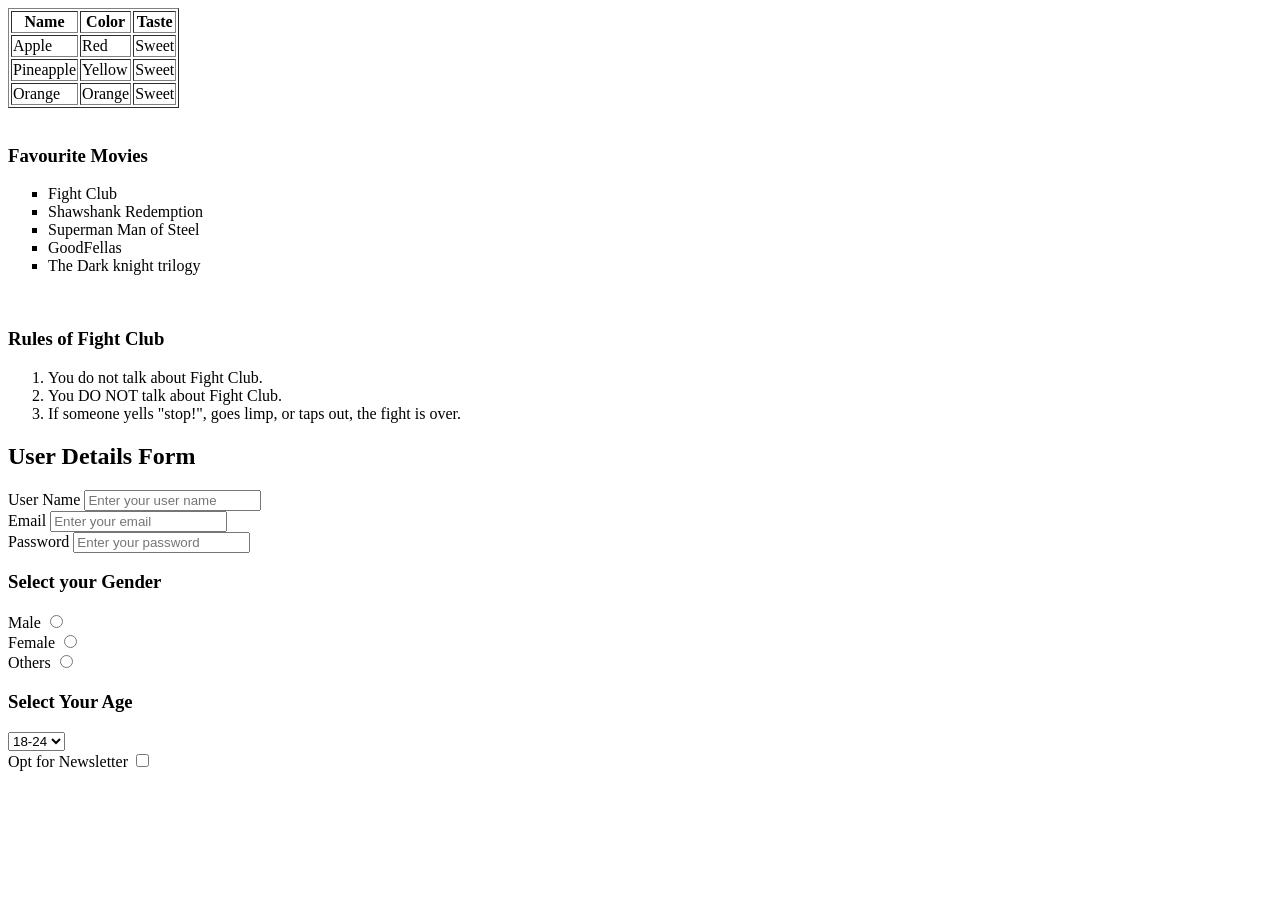
<file: 02_formsAndTables/index.html>
<!DOCTYPE html>
<html lang="en">
<head>
    <meta charset="UTF-8">
    <meta name="viewport" content="width=device-width, initial-scale=1.0">
    <title>Forms And Tables</title>
</head>
<body>
    <section>
        <div>
            <Table border>
                <tr>
                    <th>Name</th>
                    <th>Color</th>
                    <th>Taste</th>
                </tr>
                <tr>
                    <td>Apple</td>
                    <td>Red</td>
                    <td>Sweet</td>
                </tr>
                <tr>
                    <td>Pineapple</td>
                    <td>Yellow</td>
                    <td>Sweet</td>
                </tr>
                <tr>
                    <td>Orange</td>
                    <td>Orange</td>
                    <td>Sweet</td>
                </tr>
            </Table>
        </div>
        <br>
        <div>
            <h3>Favourite Movies</h3>
            <ul type="square">
                <li>Fight Club</li>
                <li>Shawshank Redemption</li>
                <li>Superman Man of Steel</li>
                <li>GoodFellas</li>
                <li>The Dark knight trilogy</li>
            </ul>
        </div>
        <br>
        <div>
            <h3>Rules of Fight Club</h3>
            <ol type="1">
                <li>You do not talk about Fight Club.</li>
                <li>You DO NOT talk about Fight Club.</li>
                <li>If someone yells "stop!", goes limp, or taps out, the fight is over.</li>
            </ol>
        </div>
    </section>
    <section>
        <h2>User Details Form</h2>
        <div>
            <form action="">
                <label for="">User Name</label>
                <input type="text" placeholder="Enter your user name" required minlength="3" maxlength="50">
                <br>
                <label for="">Email</label>
                <input type="email" placeholder="Enter your email" required>
                <br>
                <label for="">Password</label>
                <input type="password" placeholder="Enter your password" required minlength="8">
                <br>
                <h3>Select your Gender</h3>
                <label for="">Male</label>
                <input type="radio" name="Gender">
                <br>
                <label for="">Female</label>
                <input type="radio" name="Gender">
                <br>
                <label for="">Others</label>
                <input type="radio" name="Gender">
                <br>
                <h3>Select Your Age</h3>
                <select name="Age" id="">
                    <option value="18-24" name="Age">18-24</option>
                    <option value="25-34" name="Age">25-34</option>
                    <option value="35-44" name="Age">35-44</option>
                </select>
                <br>
                <label for="">Opt for Newsletter</label>
                <input type="checkbox" name="Newsletter">
            </form>
        </div>
    </section>
</body>
</html>
</file>
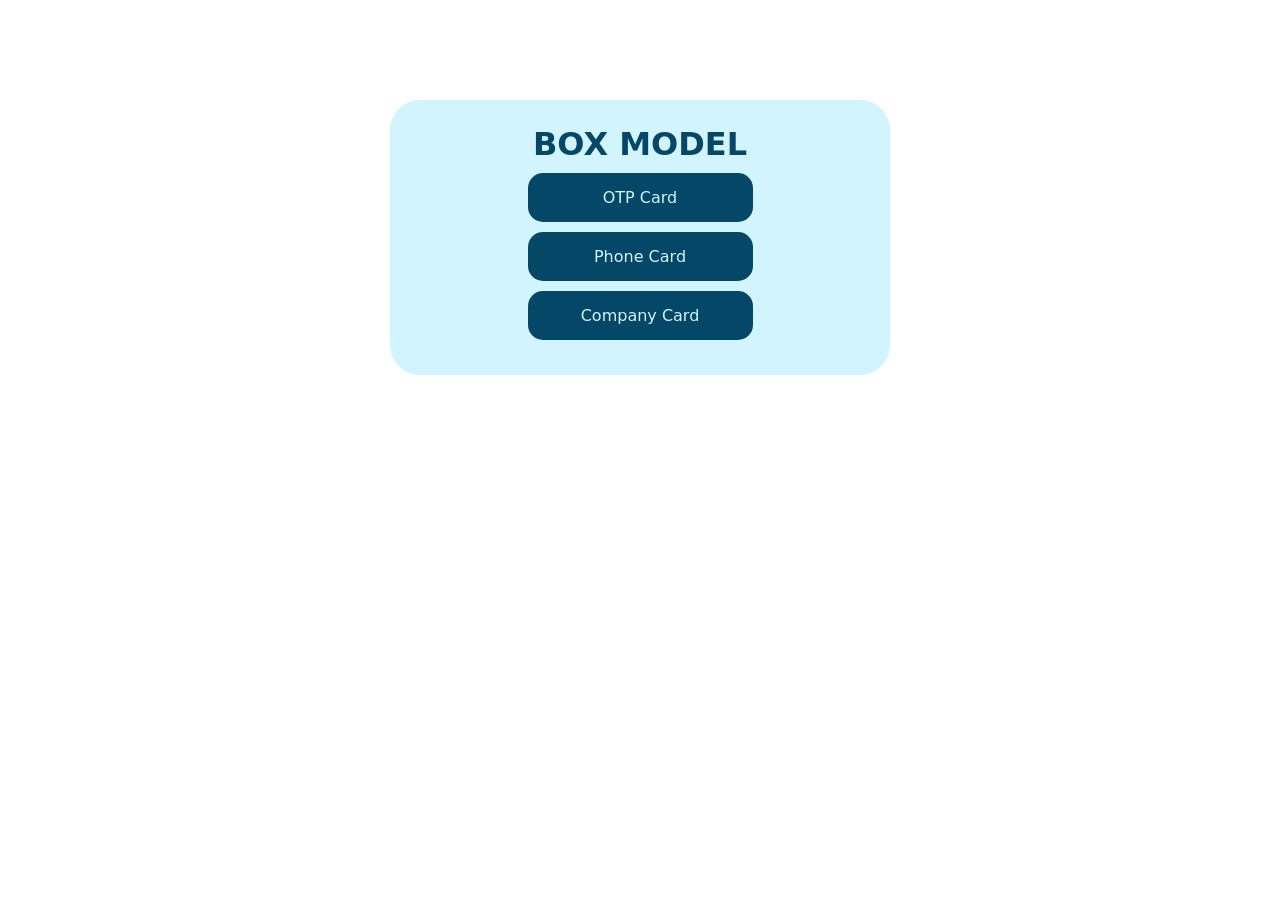
<file: 04_BoxModel/index.html>
<!DOCTYPE html>
<html lang="en">

<head>
    <meta charset="UTF-8">
    <meta name="viewport" content="width=device-width, initial-scale=1.0">
    <title>BOX Model</title>
    <link rel="stylesheet" href="index.css">
</head>

<body>
    <div class="container">
        <h1>BOX MODEL</h1>
        <ul type="none">
            <li class="link-btn"> 
                <a style="text-decoration: none; color: #D1F4FE;" href="otp_card.html">OTP Card</a>
            </li>
            <li class="link-btn">
                <a style="text-decoration: none; color: #D1F4FE;" href="num_card.html">Phone Card</a>
            </li>
            <li class="link-btn"> 
                <a style="text-decoration: none; color: #D1F4FE;" href="company_card.html">Company Card</a>
            </li>
        </ul>
    </div>
</body>

</html>
</file>
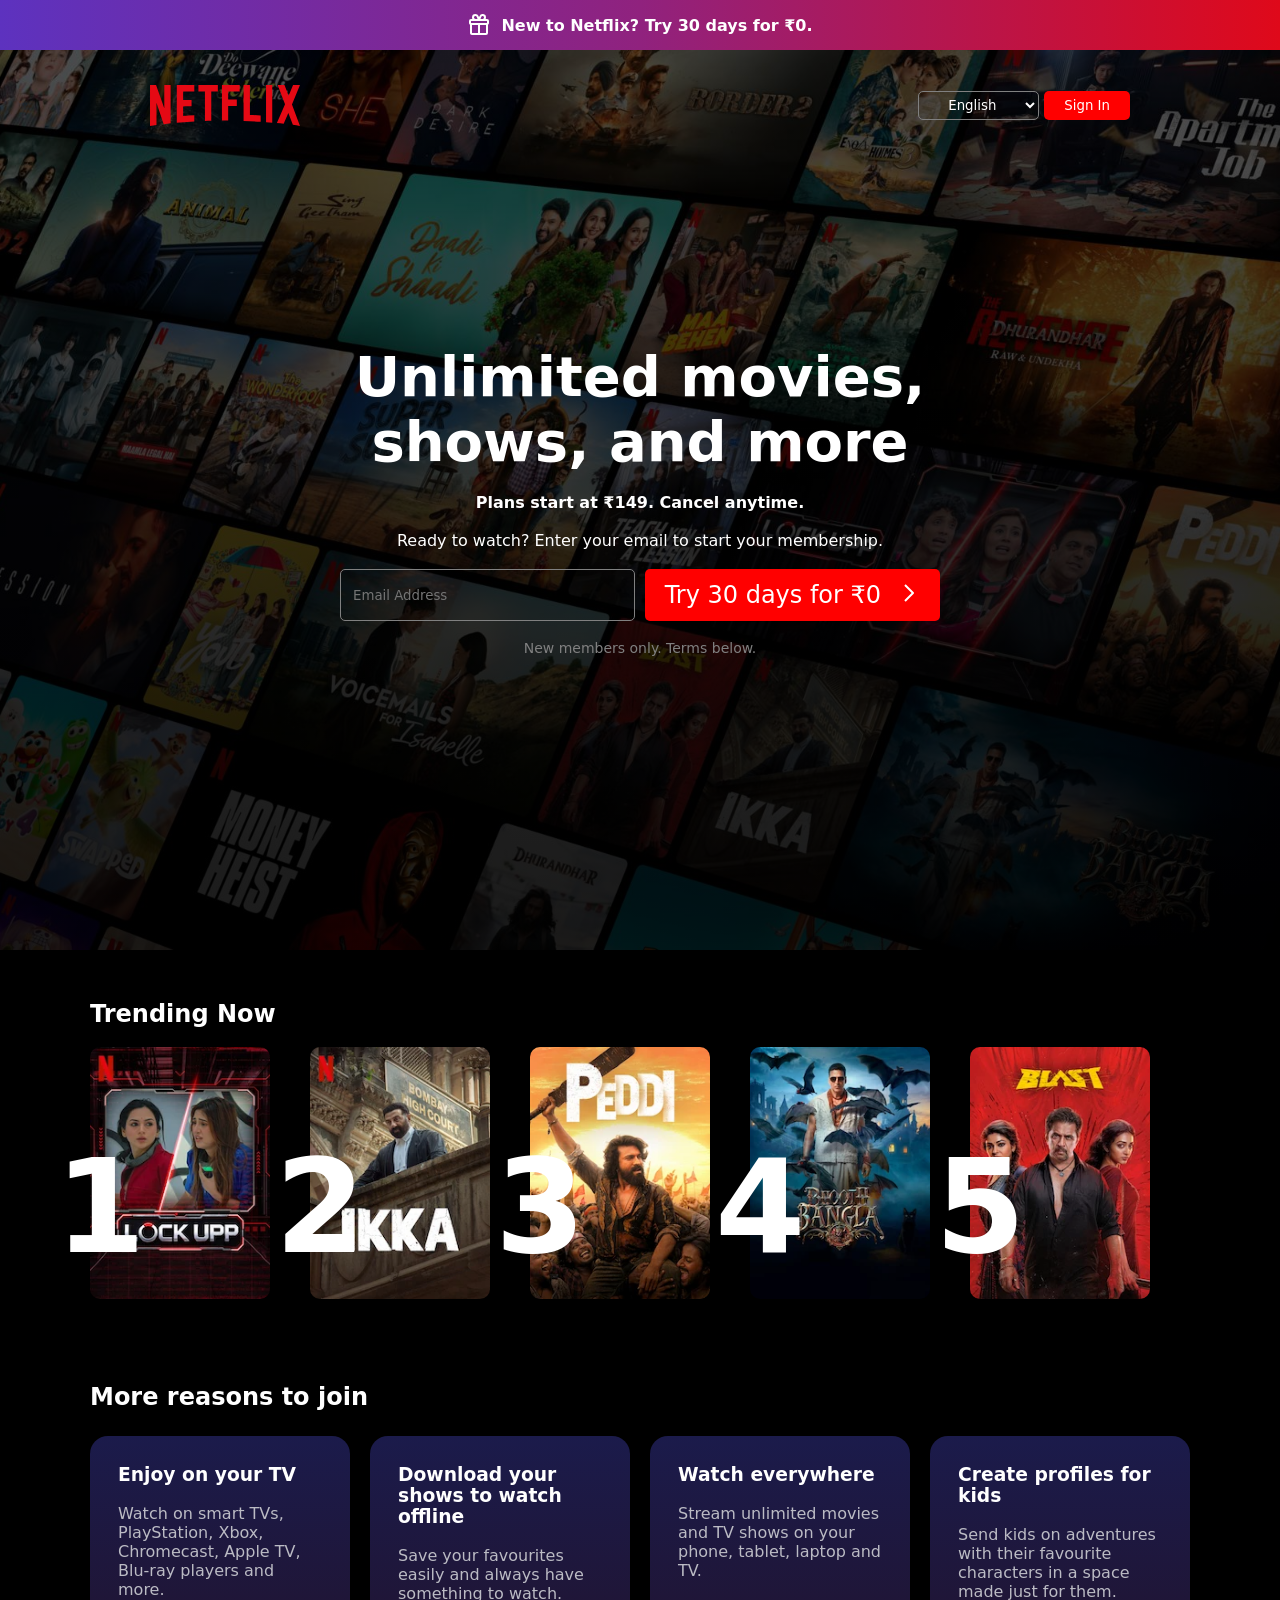
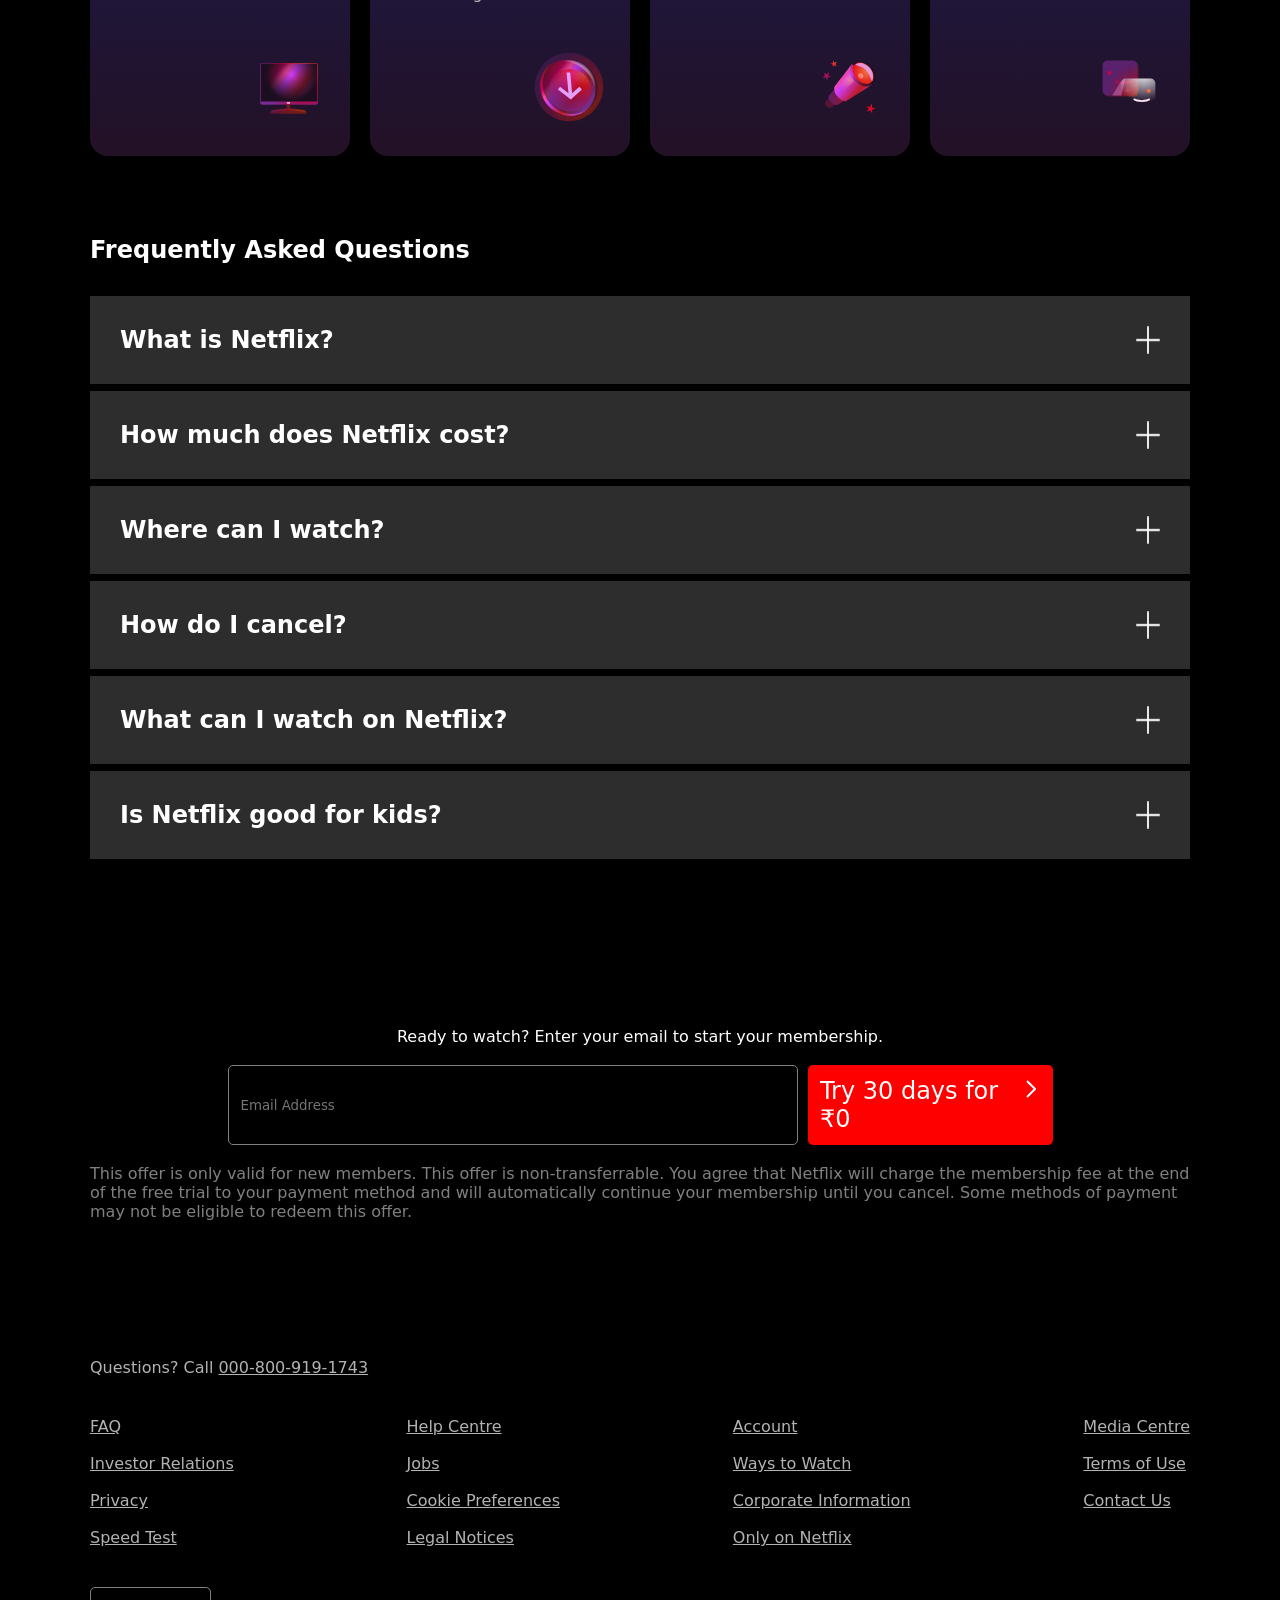
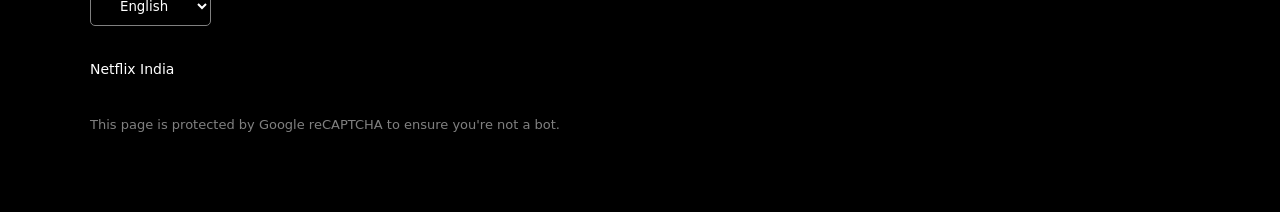
<file: 07_NetflixClone/index.html>
<!DOCTYPE html>
<html lang="en">

<head>
    <meta charset="UTF-8">
    <meta name="viewport" content="width=device-width, initial-scale=1.0">
    <title>Netflix</title>
    <link rel="stylesheet" href="index.css">
</head>

<body class="page-background-color">
    <div class="free-trail">
        <svg xmlns="http://www.w3.org/2000/svg" width="24" height="24" fill="none" aria-hidden="true"
            data-icon="GiftMedium" data-icon-id=":R9kp6:">
            <path fill="currentColor" fill-rule="evenodd"
                d="M8.39 1A3.4 3.4 0 0 0 5 4.39v.11q0 .82.34 1.5H4a2 2 0 0 0-2 2v2a2 2 0 0 0 1 1.73V20c0 1.1.9 2 2 2h14a2 2 0 0 0 2-2v-8.27A2 2 0 0 0 22 10V8a2 2 0 0 0-2-2h-1.34q.33-.68.34-1.5v-.11a3.39 3.39 0 0 0-6.53-1.26L12 4.3l-.47-1.18A3.4 3.4 0 0 0 8.39 1M12 8h8v2H4V8zm5-3.5c0 .83-.67 1.5-1.5 1.5h-2.02l.85-2.13A1.39 1.39 0 0 1 17 4.4zM10.52 6l-.85-2.13A1.39 1.39 0 0 0 7 4.4v.11C7 5.33 7.67 6 8.5 6zM5 20v-8h6v8zm8 0h6v-8h-6z"
                clip-rule="evenodd" />
        </svg>
        <p>New to Netflix? Try 30 days for ₹0.</p>
    </div>
    <div class="hero-section">
        <nav class="navbar">
            <img class="logo" src="logo.svg" alt="">
            <div>
                <!-- <button >English</button> -->
                <select name="Language" id="" class="lang">
                    <option value="English" name="Language">English</option>
                    <option value="Hindi" name="Language">Hindi</option>
                </select>
                <button class="sign-in-btn">Sign In</button>
            </div>
        </nav>
        <div class="hero-contnet-section">
            <h1 style="font-size: 56px;">Unlimited movies, shows, and more</h1>
            <br>
            <p style="font-weight: bold;">Plans start at ₹149. Cancel anytime.</p>
            <br>
            <p>Ready to watch? Enter your email to start your membership.</p>
            <br>
            <div class="trail-btn">
                <input class="email-input" type="text" placeholder="Email Address">
                <div class="btn">
                    <p>Try 30 days for ₹0</p>
                    <svg xmlns="http://www.w3.org/2000/svg" width="24" height="24" fill="none" aria-hidden="true"
                        data-icon="ChevronRightMedium" data-icon-id=":r4:">
                        <path fill="currentColor" fill-rule="evenodd"
                            d="m15.586 12-7.293 7.293 1.414 1.414 8-8a1 1 0 0 0 0-1.414l-8-8-1.414 1.414z"
                            clip-rule="evenodd" />
                    </svg>
                </div>
            </div>
            <br>
            <p style="font-size: 14px; color: grey;">New members only. Terms below.</p>
        </div>
        <img class="hero-bg" src="hero_bg.jpg" alt="">


    </div>
    <div class="trending-now-section">
        <h2 style="color: white;">Trending Now</h2>
        <br>
        <div class="trending-list">
            <div class="movie-card">
                <p class="num">1</p>
                <img class="poster" src="trending_now/LockUpp.webp" alt="Movie">
            </div>

            <div class="movie-card">
                <p class="num">2</p>
                <img class="poster" src="trending_now/ikka.webp" alt="Movie">
            </div>

            <div class="movie-card">
                <p class="num">3</p>
                <img class="poster" src="trending_now/Peddi.webp" alt="Movie">
            </div>
            <div class="movie-card">
                <p class="num">4</p>
                <img class="poster" src="trending_now/bhoothBangala.webp" alt="Movie">
            </div>

            <div class="movie-card">
                <p class="num">5</p>
                <img class="poster" src="trending_now/blast.webp" alt="Movie">
            </div>
        </div>
    </div>

    <div class="reasons-section">
        <h2 style="color: white; margin-bottom: 25px;">More reasons to join</h2>

        <div class="reasons-container">

            <div class="reason-card">
                <h3 class="reason-card-text">Enjoy on your TV</h3>
                <br>
                <p class="reason-card-text-paragraph">
                    Watch on smart TVs, PlayStation, Xbox, Chromecast,
                    Apple TV, Blu-ray players and more.
                </p>
                <div class="icon">
                    <svg xmlns="http://www.w3.org/2000/svg" width="72" height="72" fill="none">
                        <path fill="url(#a)" fill-rule="evenodd"
                            d="M37.2 53.4a1.2 1.2 0 0 0-1.2-1.2h-1.2a1.2 1.2 0 0 0-1.2 1.2v2.864c0 .649-.517 1.18-1.165 1.21q-3.203.15-6.38.627l-6.611.992a2.4 2.4 0 0 0-2.044 2.373v.633a.6.6 0 0 0 .6.6h34.8a.6.6 0 0 0 .6-.6v-.633a2.4 2.4 0 0 0-2.044-2.373l-6.61-.992a63 63 0 0 0-6.38-.627 1.22 1.22 0 0 1-1.166-1.21z"
                            clip-rule="evenodd" />
                        <path fill="url(#b)"
                            d="M18.6 60.739c0-.508.359-.943.86-1.028 2.56-.433 10.299-1.66 15.94-1.66 5.642 0 13.38 1.227 15.94 1.66.501.085.86.52.86 1.028a.262.262 0 0 1-.303.261c-1.775-.293-10.927-1.76-16.497-1.76S20.678 60.708 18.903 61a.262.262 0 0 1-.303-.261" />
                        <path fill="url(#c)"
                            d="M63 12H9a1.8 1.8 0 0 0-1.8 1.8v37.8A1.8 1.8 0 0 0 9 53.4h54a1.8 1.8 0 0 0 1.8-1.8V13.8A1.8 1.8 0 0 0 63 12" />
                        <path fill="url(#d)"
                            d="M63 12H9a1.8 1.8 0 0 0-1.8 1.8v37.8A1.8 1.8 0 0 0 9 53.4h54a1.8 1.8 0 0 0 1.8-1.8V13.8A1.8 1.8 0 0 0 63 12" />
                        <path fill="url(#e)" fill-rule="evenodd"
                            d="M9 12.6h54a1.2 1.2 0 0 1 1.2 1.2v36.6H7.8V13.8A1.2 1.2 0 0 1 9 12.6M7.2 50.4V13.8A1.8 1.8 0 0 1 9 12h54a1.8 1.8 0 0 1 1.8 1.8v37.8a1.8 1.8 0 0 1-1.8 1.8H9a1.8 1.8 0 0 1-1.8-1.8z"
                            clip-rule="evenodd" />
                        <path fill="url(#f)"
                            d="M35.4 52.8c.994 0 1.8-.403 1.8-.9s-.806-.9-1.8-.9-1.8.403-1.8.9.806.9 1.8.9" />
                        <defs>
                            <radialGradient id="a" cx="0" cy="0" r="1"
                                gradientTransform="rotate(118.526 10.484 39.65)scale(55.1579 46.2871)"
                                gradientUnits="userSpaceOnUse">
                                <stop stop-color="#802600" />
                                <stop offset=".333" stop-color="#6F181D" />
                                <stop offset=".667" stop-color="#5B1333" />
                                <stop offset="1" stop-color="#391945" />
                            </radialGradient>
                            <radialGradient id="b" cx="0" cy="0" r="1"
                                gradientTransform="rotate(158.116 18.871 31.457)scale(32.7275 42.219)"
                                gradientUnits="userSpaceOnUse">
                                <stop stop-color="#99421D" />
                                <stop offset=".333" stop-color="#99161D" />
                                <stop offset=".667" stop-color="#7D1845" />
                                <stop offset="1" stop-color="#59216E" />
                            </radialGradient>
                            <radialGradient id="d" cx="0" cy="0" r="1"
                                gradientTransform="matrix(0 25.9571 -25.8545 0 38.618 23.829)"
                                gradientUnits="userSpaceOnUse">
                                <stop stop-color="#1C0E20" stop-opacity="0" />
                                <stop offset="1" stop-color="#1C0E20" />
                            </radialGradient>
                            <radialGradient id="e" cx="0" cy="0" r="1"
                                gradientTransform="matrix(-38.39981 27.60018 -26.16063 -36.39699 54 20.194)"
                                gradientUnits="userSpaceOnUse">
                                <stop stop-color="#EF7744" />
                                <stop offset=".333" stop-color="#E50914" />
                                <stop offset=".667" stop-color="#A70D53" />
                                <stop offset="1" stop-color="#792A95" />
                            </radialGradient>
                            <radialGradient id="f" cx="0" cy="0" r="1"
                                gradientTransform="rotate(135 7.626 33.243)scale(4.58735)"
                                gradientUnits="userSpaceOnUse">
                                <stop stop-color="#FFDCCC" />
                                <stop offset=".333" stop-color="#FFBDC0" />
                                <stop offset=".667" stop-color="#F89DC6" />
                                <stop offset="1" stop-color="#E4A1FA" />
                            </radialGradient>
                            <linearGradient id="c" x1="10.473" x2="56.175" y1="14.957" y2="51.481"
                                gradientUnits="userSpaceOnUse">
                                <stop stop-color="#99161D" />
                                <stop offset=".245" stop-color="#CA005B" />
                                <stop offset=".347" stop-color="#FF479A" />
                                <stop offset=".469" stop-color="#CC3CFF" />
                                <stop offset=".736" stop-color="#BC1A22" />
                                <stop offset="1" stop-color="#C94FF5" />
                            </linearGradient>
                        </defs>
                    </svg>

                </div>
            </div>

            <div class="reason-card">
                <h3 class="reason-card-text">Download your shows to watch offline</h3>
                <br>
                <p class="reason-card-text-paragraph">
                    Save your favourites easily and always have something
                    to watch.
                </p>

                <div class="icon">
                    <svg xmlns="http://www.w3.org/2000/svg" width="72" height="72" fill="none">
                        <path fill="url(#a)"
                            d="M36 70.2c18.888 0 34.2-15.311 34.2-34.2C70.2 17.114 54.888 1.8 36 1.8S1.8 17.114 1.8 36C1.8 54.89 17.112 70.2 36 70.2" />
                        <path fill="url(#b)"
                            d="M64.766 36.195c.755 15.397-10.975 27.387-26.2 26.782C23.344 62.372 10.39 49.4 9.635 34.003S20.61 6.616 35.834 7.221c15.223.605 28.176 13.577 28.932 28.974"
                            opacity=".4" />
                        <path fill="url(#c)"
                            d="M62.366 37.996c.755 15.396-10.975 27.387-26.2 26.782C20.944 64.173 7.99 51.2 7.235 35.804S18.21 8.417 33.434 9.022c15.223.605 28.176 13.577 28.932 28.974" />
                        <path fill="url(#d)"
                            d="M64.766 36.195c.755 15.397-10.975 27.387-26.2 26.782C23.344 62.372 10.39 49.4 9.635 34.003S20.61 6.616 35.834 7.221c15.223.605 28.176 13.577 28.932 28.974"
                            opacity=".5" />
                        <path fill="url(#e)"
                            d="M36.9 60.6c11.764 0 21.3-9.536 21.3-21.3S48.664 18 36.9 18s-21.3 9.536-21.3 21.3 9.536 21.3 21.3 21.3"
                            opacity=".6" />
                        <path fill="url(#f)" fill-rule="evenodd"
                            d="m39.085 42.273 7.254-6.513 2.556 2.754-9.983 8.963-1.065.956-1.24-.956-11.617-8.963 2.053-2.754 8.442 6.513L33.6 21.602h3.6z"
                            clip-rule="evenodd" />
                        <path fill="url(#g)" fill-rule="evenodd"
                            d="M61.657 34.962c.126.427.734.361.712-.084C61.696 21.137 50.151 9.56 36.582 9.02a23.6 23.6 0 0 0-6.105.54c-.402.09-.32.648.093.665 14.44.573 27.055 11.072 31.087 24.737"
                            clip-rule="evenodd" opacity=".4" />
                        <defs>
                            <radialGradient id="a" cx="0" cy="0" r="1"
                                gradientTransform="rotate(-90 36.092 .092)scale(34.3829)"
                                gradientUnits="userSpaceOnUse">
                                <stop offset=".782" stop-color="#982DBE" />
                                <stop offset=".907" stop-color="#B038DC" stop-opacity=".2" />
                                <stop offset="1" stop-color="#E4A1FA" stop-opacity="0" />
                            </radialGradient>
                            <radialGradient id="b" cx="0" cy="0" r="1"
                                gradientTransform="rotate(135 22.334 21.025)scale(49.9836)"
                                gradientUnits="userSpaceOnUse">
                                <stop stop-color="#FFDCCC" />
                                <stop offset=".333" stop-color="#FFBDC0" />
                                <stop offset=".667" stop-color="#F89DC6" />
                                <stop offset="1" stop-color="#E4A1FA" />
                            </radialGradient>
                            <radialGradient id="c" cx="0" cy="0" r="1"
                                gradientTransform="rotate(135 22.321 20.782)scale(53.1037)"
                                gradientUnits="userSpaceOnUse">
                                <stop stop-color="#FFA984" />
                                <stop offset=".333" stop-color="#FF787F" />
                                <stop offset=".667" stop-color="#F45FA2" />
                                <stop offset="1" stop-color="#C44AF1" />
                            </radialGradient>
                            <radialGradient id="d" cx="0" cy="0" r="1"
                                gradientTransform="rotate(135 22.334 21.025)scale(49.9836)"
                                gradientUnits="userSpaceOnUse">
                                <stop stop-color="#FFDCCC" />
                                <stop offset=".333" stop-color="#FFBDC0" />
                                <stop offset=".667" stop-color="#F89DC6" />
                                <stop offset="1" stop-color="#E4A1FA" />
                            </radialGradient>
                            <radialGradient id="e" cx="0" cy="0" r="1"
                                gradientTransform="translate(36.9 39.3)scale(21.3)" gradientUnits="userSpaceOnUse">
                                <stop stop-color="#fff" />
                                <stop offset="1" stop-color="#fff" stop-opacity="0" />
                            </radialGradient>
                            <radialGradient id="f" cx="0" cy="0" r="1"
                                gradientTransform="rotate(39.523 -29.077 59.473)scale(15.5567)"
                                gradientUnits="userSpaceOnUse">
                                <stop stop-color="#EF7744" />
                                <stop offset=".241" stop-color="#E50914" />
                                <stop offset="1" stop-color="#792A95" />
                            </radialGradient>
                            <radialGradient id="g" cx="0" cy="0" r="1" gradientTransform="matrix(-30 0 0 -30 50.7 21.3)"
                                gradientUnits="userSpaceOnUse">
                                <stop stop-color="#fff" />
                                <stop offset="1" stop-color="#fff" stop-opacity="0" />
                            </radialGradient>
                        </defs>
                    </svg>
                </div>
            </div>

            <div class="reason-card">
                <h3 class="reason-card-text">Watch everywhere</h3>
                <br>
                <p class="reason-card-text-paragraph">
                    Stream unlimited movies and TV shows on your phone,
                    tablet, laptop and TV.
                </p>

                <div class="icon">
                    <svg xmlns="http://www.w3.org/2000/svg" width="72" height="72" fill="none">
                        <path fill="url(#a)"
                            d="m24.05 36.602 9.55 9.788-15.797 10.473s-1.914.835-4.178-1.6-1.501-4.025-1.501-4.025z" />
                        <path fill="url(#b)"
                            d="M25.034 34.2 36 46.15l-10.938 7.653s-3.233 1.294-6.963-2.787-2.18-6.507-2.18-6.507z" />
                        <path fill="url(#c)"
                            d="m39 13.02 20.1 20.659-26.568 16.735s-3.786-.159-8.134-4.924-2.988-9.68-2.988-9.68z" />
                        <path fill="url(#d)"
                            d="M57.67 15.352c5.434 5.929 6.316 13.936 1.969 17.885s-12.276 2.344-17.71-3.586-6.315-13.936-1.968-17.885 12.276-2.343 17.71 3.586" />
                        <path fill="url(#e)"
                            d="M58.379 31.255c-3.567 3.248-10.165 1.827-14.737-3.175s-5.387-11.69-1.82-14.938 10.164-1.827 14.736 3.175 5.387 11.69 1.82 14.938" />
                        <path fill="url(#f)"
                            d="M59.678 28.823c.898-4.645-.024-8.23-3.518-12.203-3.494-3.974-8.81-5.754-12.38-3.86-4.409 2.338 4.593.836 9.678 6.821 4.368 5.143 5.394 13.52 6.22 9.242"
                            opacity=".85" />
                        <path fill="url(#g)"
                            d="M50.398 25.245c.057 1.479-1.105 2.523-2.595 2.332s-2.744-1.545-2.801-3.024 1.105-2.522 2.595-2.331 2.744 1.544 2.8 3.023"
                            opacity=".4" />
                        <path fill="url(#h)"
                            d="M36.922 21.004 26.426 34.363c-.096 2.097 1.864 5.19 3.607 6.471L41.234 29.91c-1.634-1.71-4.275-5.808-4.312-8.906"
                            opacity=".6" />
                        <path fill="url(#i)" fill-rule="evenodd"
                            d="m20.058 9.602 1.421 2.117L24 11.065l-1.642 1.962 1.42 2.117-2.436-.904-1.642 1.962.137-2.521-2.437-.905 2.52-.653zm38.718 43.2.186 3.666 3.438.95-3.323 1.317.187 3.667-2.24-2.854-3.323 1.316 1.939-3.08-2.24-2.853 3.438.95zM15.206 24.21l.67-3.208-2.397 2.194-2.794-1.64 1.313 2.997L9.6 26.748l3.209-.343 1.312 2.997.67-3.209L18 25.85z"
                            clip-rule="evenodd" />
                        <defs>
                            <radialGradient id="a" cx="0" cy="0" r="1"
                                gradientTransform="rotate(135 11.571 23.949)scale(34.9134)"
                                gradientUnits="userSpaceOnUse">
                                <stop stop-color="#99421D" />
                                <stop offset=".333" stop-color="#99161D" />
                                <stop offset=".667" stop-color="#7D1845" />
                                <stop offset="1" stop-color="#59216E" />
                            </radialGradient>
                            <radialGradient id="b" cx="0" cy="0" r="1"
                                gradientTransform="matrix(-31.49998 31.49998 -31.48598 -31.48598 42.594 27.3)"
                                gradientUnits="userSpaceOnUse">
                                <stop stop-color="#EF7744" />
                                <stop offset=".333" stop-color="#E50914" />
                                <stop offset=".667" stop-color="#A70D53" />
                                <stop offset="1" stop-color="#792A95" />
                            </radialGradient>
                            <radialGradient id="c" cx="0" cy="0" r="1"
                                gradientTransform="rotate(135 15.122 23.314)scale(31.8127)"
                                gradientUnits="userSpaceOnUse">
                                <stop stop-color="#FB540D" />
                                <stop offset=".333" stop-color="#E50914" />
                                <stop offset=".667" stop-color="#A70D53" />
                                <stop offset="1" stop-color="#792A95" />
                            </radialGradient>
                            <radialGradient id="d" cx="0" cy="0" r="1"
                                gradientTransform="rotate(134.326 25.74 19.498)scale(24.0433 24.0367)"
                                gradientUnits="userSpaceOnUse">
                                <stop stop-color="#FFDCCC" />
                                <stop offset=".333" stop-color="#FFBDC0" />
                                <stop offset=".667" stop-color="#F89DC6" />
                                <stop offset="1" stop-color="#E4A1FA" />
                            </radialGradient>
                            <radialGradient id="e" cx="0" cy="0" r="1"
                                gradientTransform="rotate(141.875 22.39 19.643)scale(9.87138 12.8159)"
                                gradientUnits="userSpaceOnUse">
                                <stop offset=".307" stop-color="#F89DC6" />
                                <stop offset=".645" stop-color="#E75094" />
                                <stop offset="1" stop-color="#59216E" />
                            </radialGradient>
                            <radialGradient id="f" cx="0" cy="0" r="1"
                                gradientTransform="rotate(135 24.67 19.357)scale(13.1522)"
                                gradientUnits="userSpaceOnUse">
                                <stop stop-color="#fff" />
                                <stop offset="1" stop-color="#fff" stop-opacity="0" />
                            </radialGradient>
                            <radialGradient id="g" cx="0" cy="0" r="1"
                                gradientTransform="rotate(131.079 19.395 22.681)scale(5.08644 6.006)"
                                gradientUnits="userSpaceOnUse">
                                <stop stop-color="#fff" />
                                <stop offset="1" stop-color="#fff" stop-opacity="0" />
                            </radialGradient>
                            <radialGradient id="h" cx="0" cy="0" r="1"
                                gradientTransform="rotate(137.622 12.79 21.715)scale(13.5764)"
                                gradientUnits="userSpaceOnUse">
                                <stop stop-color="#FFA984" />
                                <stop offset="1" stop-color="#F7636B" stop-opacity="0" />
                            </radialGradient>
                            <linearGradient id="i" x1="44.65" x2="24.25" y1="27.902" y2="48.302"
                                gradientUnits="userSpaceOnUse">
                                <stop stop-color="#EF7744" />
                                <stop offset=".333" stop-color="#E50914" />
                                <stop offset=".667" stop-color="#A70D53" />
                                <stop offset="1" stop-color="#792A95" />
                            </linearGradient>
                        </defs>
                    </svg>
                </div>
            </div>

            <div class="reason-card">
                <h3 class="reason-card-text">Create profiles for kids</h3>
                <br>
                <p class="reason-card-text-paragraph">
                    Send kids on adventures with their favourite characters
                    in a space made just for them.
                </p>
                <div class="icon">
                    <svg xmlns="http://www.w3.org/2000/svg" width="72" height="72" fill="none">
                        <path fill="url(#a)"
                            d="M10.8 15.6a4.8 4.8 0 0 1 4.8-4.8h25.2a4.8 4.8 0 0 1 4.8 4.8v25.2a4.8 4.8 0 0 1-4.8 4.8H15.6a4.8 4.8 0 0 1-4.8-4.8z" />
                        <path fill="url(#b)"
                            d="M9.6 14.402a4.8 4.8 0 0 1 4.8-4.8h25.2a4.8 4.8 0 0 1 4.8 4.8v25.2a4.8 4.8 0 0 1-4.8 4.8H14.4a4.8 4.8 0 0 1-4.8-4.8z" />
                        <path fill="url(#c)" d="M18.6 21.9a2.1 2.1 0 1 1-4.2 0 2.1 2.1 0 0 1 4.2 0" />
                        <path fill="url(#d)" d="M39.6 21.9a2.1 2.1 0 1 1-4.2 0 2.1 2.1 0 0 1 4.2 0" />
                        <path fill="url(#e)"
                            d="M23.671 29.45A.9.9 0 1 0 22.754 31c1.071.635 4.015 1.775 7.883 1.775s6.813-1.14 7.884-1.775a.9.9 0 1 0-.917-1.549c-.785.465-3.41 1.524-6.966 1.524s-6.182-1.059-6.967-1.524" />
                        <path fill="url(#f)" d="M19.2 44.402h9l4.2-16.8a8.72 8.72 0 0 0-5.108 3.803z" opacity=".35" />
                        <path fill="url(#g)"
                            d="M27.6 32.402a4.8 4.8 0 0 1 4.8-4.8h25.2a4.8 4.8 0 0 1 4.8 4.8v25.2a4.8 4.8 0 0 1-4.8 4.8H32.4a4.8 4.8 0 0 1-4.8-4.8z" />
                        <path fill="url(#h)" d="M36.6 39.9a2.1 2.1 0 1 1-4.2 0 2.1 2.1 0 0 1 4.2 0" />
                        <path fill="url(#i)" d="M57.6 39.9a2.1 2.1 0 1 1-4.2 0 2.1 2.1 0 0 1 4.2 0" />
                        <path fill="url(#j)"
                            d="M41.821 47.603a.9.9 0 1 0-.917 1.548c1.071.635 4.015 1.776 7.883 1.776s6.813-1.141 7.884-1.776a.9.9 0 1 0-.917-1.549c-.785.465-3.41 1.525-6.966 1.525s-6.182-1.06-6.967-1.525" />
                        <defs>
                            <radialGradient id="a" cx="0" cy="0" r="1"
                                gradientTransform="rotate(135 15.874 16.937)scale(32.8097)"
                                gradientUnits="userSpaceOnUse">
                                <stop stop-color="#99421D" />
                                <stop offset=".333" stop-color="#99161D" />
                                <stop offset=".667" stop-color="#7D1845" />
                                <stop offset="1" stop-color="#59216E" />
                            </radialGradient>
                            <radialGradient id="b" cx="0" cy="0" r="1"
                                gradientTransform="rotate(133.87 29.347 17.636)scale(75.3216)"
                                gradientUnits="userSpaceOnUse">
                                <stop stop-color="#FFDCCC" />
                                <stop offset=".333" stop-color="#FFBDC0" />
                                <stop offset=".667" stop-color="#F89DC6" />
                                <stop offset="1" stop-color="#E4A1FA" />
                            </radialGradient>
                            <radialGradient id="c" cx="0" cy="0" r="1"
                                gradientTransform="matrix(-47.69995 49.5001 -40.2918 -38.82653 60.3 11.1)"
                                gradientUnits="userSpaceOnUse">
                                <stop stop-color="#99421D" />
                                <stop offset=".333" stop-color="#99161D" />
                                <stop offset=".667" stop-color="#7D1845" />
                                <stop offset="1" stop-color="#59216E" />
                            </radialGradient>
                            <radialGradient id="d" cx="0" cy="0" r="1"
                                gradientTransform="matrix(-47.69995 49.5001 -40.2918 -38.82653 60.3 11.1)"
                                gradientUnits="userSpaceOnUse">
                                <stop stop-color="#99421D" />
                                <stop offset=".333" stop-color="#99161D" />
                                <stop offset=".667" stop-color="#7D1845" />
                                <stop offset="1" stop-color="#59216E" />
                            </radialGradient>
                            <radialGradient id="e" cx="0" cy="0" r="1"
                                gradientTransform="rotate(133.939 27.79 18.367)scale(68.7426 55.9548)"
                                gradientUnits="userSpaceOnUse">
                                <stop stop-color="#99421D" />
                                <stop offset=".333" stop-color="#99161D" />
                                <stop offset=".667" stop-color="#7D1845" />
                                <stop offset="1" stop-color="#59216E" />
                            </radialGradient>
                            <radialGradient id="f" cx="0" cy="0" r="1"
                                gradientTransform="rotate(135 14.021 22.152)scale(23.3345)"
                                gradientUnits="userSpaceOnUse">
                                <stop stop-color="#FFA984" />
                                <stop offset=".333" stop-color="#FF787F" />
                                <stop offset=".667" stop-color="#F45FA2" />
                                <stop offset="1" stop-color="#C44AF1" />
                            </radialGradient>
                            <radialGradient id="g" cx="0" cy="0" r="1"
                                gradientTransform="rotate(135 24.749 27.65)scale(43.2749)"
                                gradientUnits="userSpaceOnUse">
                                <stop stop-color="#EF7744" />
                                <stop offset=".333" stop-color="#E50914" />
                                <stop offset=".667" stop-color="#A70D53" />
                                <stop offset="1" stop-color="#792A95" />
                            </radialGradient>
                            <radialGradient id="h" cx="0" cy="0" r="1"
                                gradientTransform="rotate(137.146 28.872 17.736)scale(73.6614 60.3576)"
                                gradientUnits="userSpaceOnUse">
                                <stop stop-color="#FFDCCC" />
                                <stop offset=".333" stop-color="#FDF6F6" />
                                <stop offset=".667" stop-color="#FADCE9" />
                                <stop offset="1" stop-color="#E4A1FA" />
                            </radialGradient>
                            <radialGradient id="i" cx="0" cy="0" r="1"
                                gradientTransform="rotate(137.146 28.872 17.736)scale(73.6614 60.3576)"
                                gradientUnits="userSpaceOnUse">
                                <stop stop-color="#FFDCCC" />
                                <stop offset=".333" stop-color="#FDF6F6" />
                                <stop offset=".667" stop-color="#FADCE9" />
                                <stop offset="1" stop-color="#E4A1FA" />
                            </radialGradient>
                            <radialGradient id="j" cx="0" cy="0" r="1"
                                gradientTransform="rotate(137.146 28.872 17.736)scale(73.6614 60.3576)"
                                gradientUnits="userSpaceOnUse">
                                <stop stop-color="#FFDCCC" />
                                <stop offset=".333" stop-color="#FDF6F6" />
                                <stop offset=".667" stop-color="#FADCE9" />
                                <stop offset="1" stop-color="#E4A1FA" />
                            </radialGradient>
                        </defs>
                    </svg>
                </div>
            </div>

        </div>
    </div>

    <div class="faq-section">
        <h2 style="color: white; margin-bottom: 25px;">Frequently Asked Questions</h2>
        <div class="faq-list-style">
            <h2 class="reason-card-text">What is Netflix?</h2>
            <img src="assets/plus.png" alt="expand">
        </div>
        <div class="faq-list-style">
            <h2 class="reason-card-text">How much does Netflix cost?</h2>
            <img src="assets/plus.png" alt="expand">
        </div>
        <div class="faq-list-style">
            <h2 class="reason-card-text">Where can I watch?</h2>
            <img src="assets/plus.png" alt="expand">
        </div>
        <div class="faq-list-style">
            <h2 class="reason-card-text">How do I cancel?</h2>
            <img src="assets/plus.png" alt="expand">
        </div>
        <div class="faq-list-style">
            <h2 class="reason-card-text">What can I watch on Netflix?</h2>
            <img src="assets/plus.png" alt="expand">
        </div>
        <div class="faq-list-style">
            <h2 class="reason-card-text">Is Netflix good for kids?</h2>
            <img src="assets/plus.png" alt="expand">
        </div>
    </div>
    <br><br>

    <div class="trail-signup-section">
        <p style="color: white; text-align: center;">Ready to watch? Enter your email to start your membership.</p>
        <br>
        <div class="email-signup">
            <input class="email-input-trail-signup" type="text" placeholder="Email Address">
            <div class="btn-trail-signup">
                <p>Try 30 days for ₹0</p>
                <svg xmlns="http://www.w3.org/2000/svg" width="24" height="24" fill="none" aria-hidden="true"
                    data-icon="ChevronRightMedium" data-icon-id=":r4:">
                    <path fill="currentColor" fill-rule="evenodd"
                        d="m15.586 12-7.293 7.293 1.414 1.414 8-8a1 1 0 0 0 0-1.414l-8-8-1.414 1.414z"
                        clip-rule="evenodd" />
                </svg>
            </div>
        </div>
        <br>
        <p style="color: grey; text-align: center; text-align: left;">This offer is only valid for new members. This offer is non-transferrable. You agree that Netflix will charge the membership fee at the end of the free trial to your payment method and will automatically continue your membership until you cancel. Some methods of payment may not be eligible to redeem this offer.</p>
        <br><br><br>
        <div class="footer-section">

    <p class="footer-question">
        Questions? Call
        <a class="footer-link" href="tel:000-800-919-1743">000-800-919-1743</a>
    </p>

    <div class="footer-links">

        <div class="footer-column">
            <a class="footer-link" href="">FAQ</a>
            <a class="footer-link" href="">Investor Relations</a>
            <a class="footer-link" href="">Privacy</a>
            <a class="footer-link" href="">Speed Test</a>
        </div>

        <div class="footer-column">
            <a class="footer-link" href="">Help Centre</a>
            <a class="footer-link" href="">Jobs</a>
            <a class="footer-link" href="">Cookie Preferences</a>
            <a class="footer-link" href="">Legal Notices</a>
        </div>

        <div class="footer-column">
            <a class="footer-link" href="">Account</a>
            <a class="footer-link" href="">Ways to Watch</a>
            <a class="footer-link" href="">Corporate Information</a>
            <a class="footer-link" href="">Only on Netflix</a>
        </div>

        <div class="footer-column">
            <a class="footer-link" href="">Media Centre</a>
            <a class="footer-link" href="">Terms of Use</a>
            <a class="footer-link" href="">Contact Us</a>
        </div>

    </div>

    <select class="lang footer-lang">
        <option>English</option>
        <option>Hindi</option>
    </select>

    <p class="footer-country">Netflix India</p>

    <p class="footer-bottom">
        This page is protected by Google reCAPTCHA to ensure you're not a bot.
    </p>

</div>

    </div>

</body>

</html>
</file>
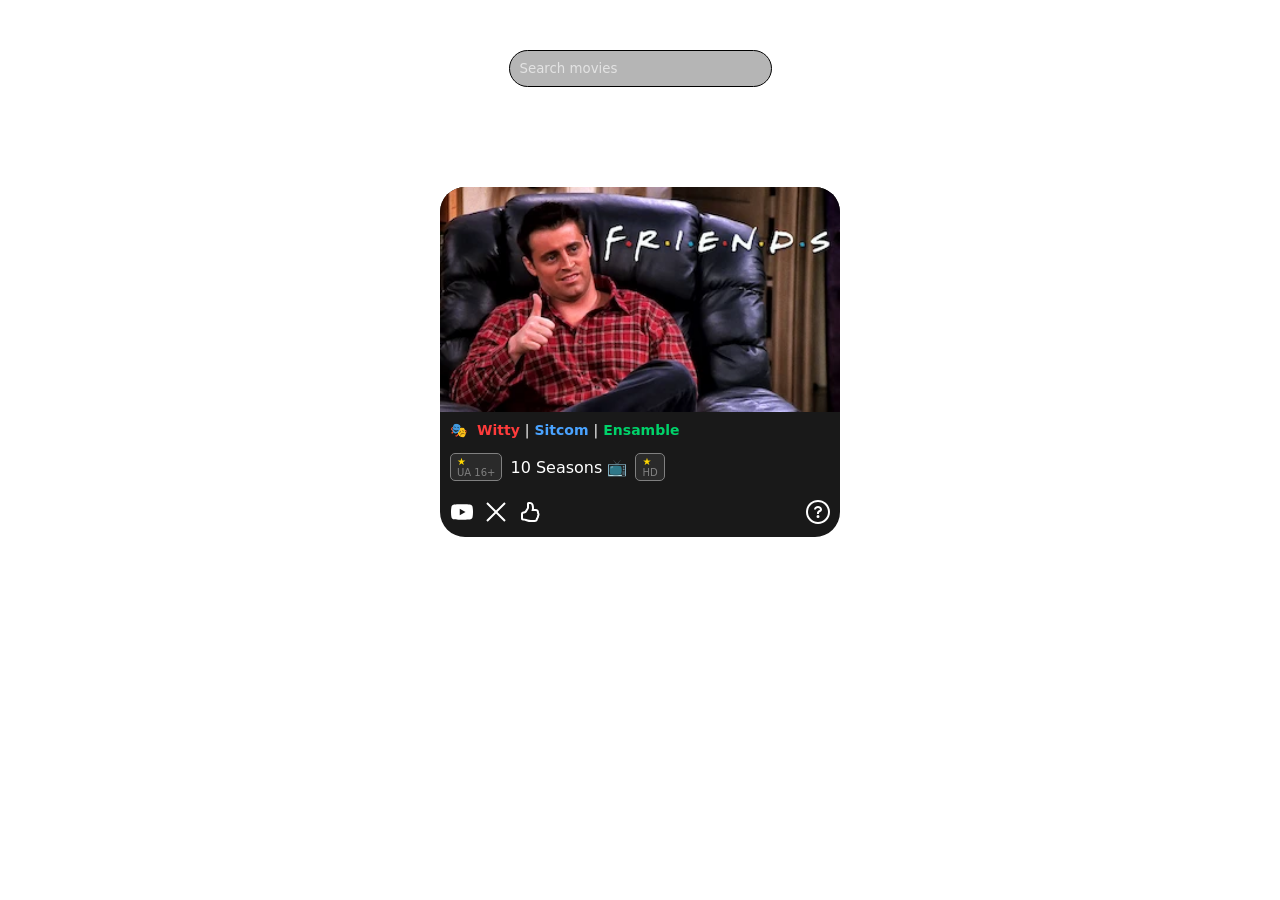
<file: 08_PseudoElementsAndClasses/index.html>
<!DOCTYPE html>
<html lang="en">

<head>
    <meta charset="UTF-8">
    <meta name="viewport" content="width=device-width, initial-scale=1.0">
    <title>PseudoElementsAndClasses</title>
    <link rel="stylesheet" href="index.css">
</head>

<body>
    <div class="search-bar-section">
        <input class="search-bar" type="text" placeholder="Search movies">
    </div>
    <div class="movie-card">
        <img class="movie-poster" src="moviePoster.webp" alt="">
        <div class="genre-row">
            <p>Witty</p>
            <p>|</p>
            <p>Sitcom</p>
            <p>|</p>
            <p>Ensamble</p>
        </div>

        <div class="info-row">
            <div class="badge">
                <p>UA 16+</p>
            </div>
            <p>10 Seasons</p>
            <div class="badge">
                <p>HD</p>
            </div>
        </div>
        <br>
        <div class="action-row">
            <div class="left-actions">
                <svg xmlns="http://www.w3.org/2000/svg" width="24" height="24" fill="none" aria-hidden="true"
                    class="svg-icon svg-icon-youtube-logo" data-icon="YoutubeMedium" data-icon-id=":rg2:">
                    <path fill="currentColor" fill-rule="evenodd"
                        d="M22.54 6.67c-.25-.95-1-1.7-1.94-1.96-1.72-.46-8.6-.46-8.6-.46s-6.88 0-8.6.46c-.95.26-1.69 1-1.94 1.96A29 29 0 0 0 1 12q-.02 2.69.46 5.33c.25.95 1 1.7 1.94 1.96 1.72.46 8.6.46 8.6.46s6.89 0 8.6-.46c.95-.26 1.69-1 1.94-1.96q.48-2.64.46-5.33.02-2.69-.46-5.33m-12.79 8.6V8.73L15.5 12z"
                        clip-rule="evenodd" />
                </svg>
                <svg xmlns="http://www.w3.org/2000/svg" width="24" height="24" fill="none" aria-hidden="true"
                    data-icon="XMedium" data-icon-id=":ri7:">
                    <path fill="currentColor" fill-rule="evenodd"
                        d="M10.586 12 2.293 3.707l1.414-1.414L12 10.586l8.293-8.293 1.414 1.414L13.414 12l8.293 8.293-1.414 1.414L12 13.414l-8.293 8.293-1.414-1.414z"
                        clip-rule="evenodd" />
                </svg>
                <svg xmlns="http://www.w3.org/2000/svg" width="24" height="24" fill="none" aria-hidden="true"
                    data-icon="ThumbsUpMedium" data-icon-id=":ri5:">
                    <path fill="currentColor" fill-rule="evenodd"
                        d="M10.696 8.773A2 2 0 0 0 11 7.713V4h.838c.877 0 1.59.553 1.77 1.311C13.822 6.228 14 7.227 14 8a7 7 0 0 1-.246 1.75L13.432 11H17.5a1.5 1.5 0 0 1 1.476 1.77l-.08.445.28.354c.203.256.324.578.324.931s-.12.675-.324.93l-.28.355.08.445q.024.13.024.27c0 .49-.234.925-.6 1.2l-.4.3v.5a1.5 1.5 0 0 1-1.5 1.5h-3.877a9 9 0 0 1-2.846-.462l-1.493-.497A10.5 10.5 0 0 0 5 18.5v-4.747l2.036-.581a3 3 0 0 0 1.72-1.295zM10.5 2A1.5 1.5 0 0 0 9 3.5v4.213l-1.94 3.105a1 1 0 0 1-.574.432l-2.035.581A2 2 0 0 0 3 13.754v4.793c0 1.078.874 1.953 1.953 1.953.917 0 1.828.148 2.698.438l1.493.498a11 11 0 0 0 3.479.564H16.5a3.5 3.5 0 0 0 3.467-3.017 3.5 3.5 0 0 0 1.028-2.671c.32-.529.505-1.15.505-1.812s-.185-1.283-.505-1.812Q21 12.595 21 12.5A3.5 3.5 0 0 0 17.5 9h-1.566c.041-.325.066-.66.066-1 0-1.011-.221-2.194-.446-3.148C15.14 3.097 13.543 2 11.838 2z"
                        clip-rule="evenodd" />
                </svg>
            </div>
            <svg xmlns="http://www.w3.org/2000/svg" width="24" height="24" fill="none" aria-hidden="true"
                data-icon="CircleQuestionMarkMedium" data-icon-id=":rga:">
                <path fill="currentColor" fill-rule="evenodd"
                    d="M2 12C2 6.477 6.477 2 12 2s10 4.477 10 10-4.477 10-10 10S2 17.523 2 12M12 0C5.373 0 0 5.373 0 12s5.373 12 12 12 12-5.373 12-12S18.627 0 12 0m0 8c-1.317 0-2 .743-2 1.5H8C8 7.257 10.003 6 12 6s4 1.257 4 3.5c0 1.349-1.08 2.268-2.178 2.68-.265.1-.49.25-.636.411-.14.156-.186.292-.186.409v1h-2v-1c0-1.435 1.168-2.335 2.119-2.692.729-.274.881-.66.881-.808 0-.757-.683-1.5-2-1.5m1.5 8.5a1.5 1.5 0 1 1-3 0 1.5 1.5 0 0 1 3 0"
                    clip-rule="evenodd" />
            </svg>
        </div>
    </div>
</body>
</html>
</file>
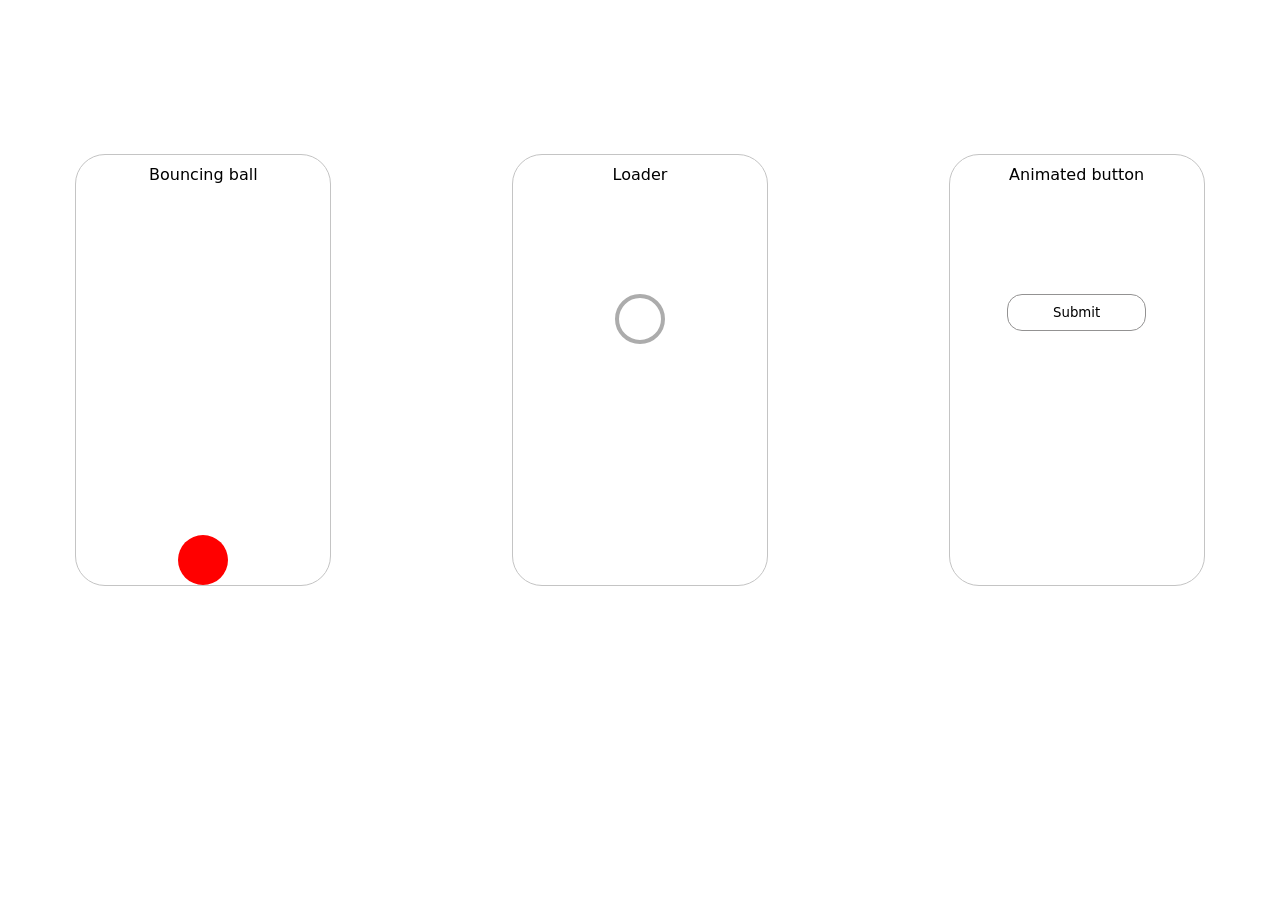
<file: 10_CSSAnimations/index.html>
<!DOCTYPE html>
<html lang="en">

<head>
    <meta charset="UTF-8">
    <meta name="viewport" content="width=device-width, initial-scale=1.0">
    <title>CSS Animations</title>
    <link rel="stylesheet" href="index.css">
</head>

<body>
    <div class="container">
        <div class="card bouncing-card">
            <p class="cardtitle">Bouncing ball</p>
            <div class="ball"></div>
        </div>
        <div class="card loader-card">
            <p class="cardtitle">Loader</p>
            <div class="spacer"></div>
            <div class="loader"></div>
        </div>
        <div class="card animated-btn-card">
            <p class="cardtitle">Animated button</p>
            <div class="spacer"></div>
            <button class="animated-button">Submit</button>
        </div>
    </div>
</body>
</html>
</file>
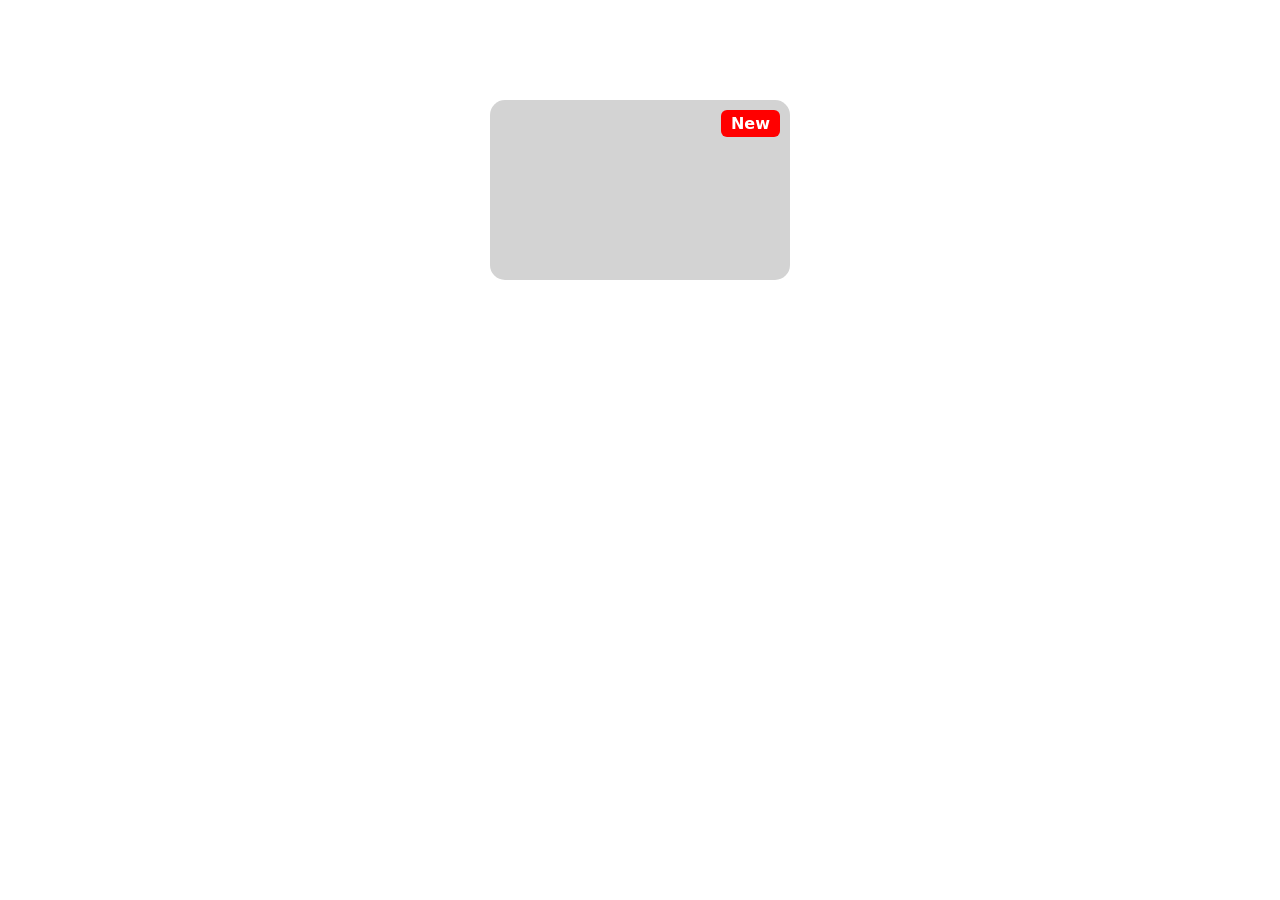
<file: 05_Positions/Absolute_and_Relative/index.html>
<!DOCTYPE html>
<html lang="en">
<head>
    <meta charset="UTF-8">
    <meta name="viewport" content="width=device-width, initial-scale=1.0">
    <title>Relative and Absolute</title>
    <link rel="stylesheet" href="index.css">
</head>
<body>
    <div class="product-card">
        <div class="badge">New</div>
    </div>
</body>
</html>
</file>
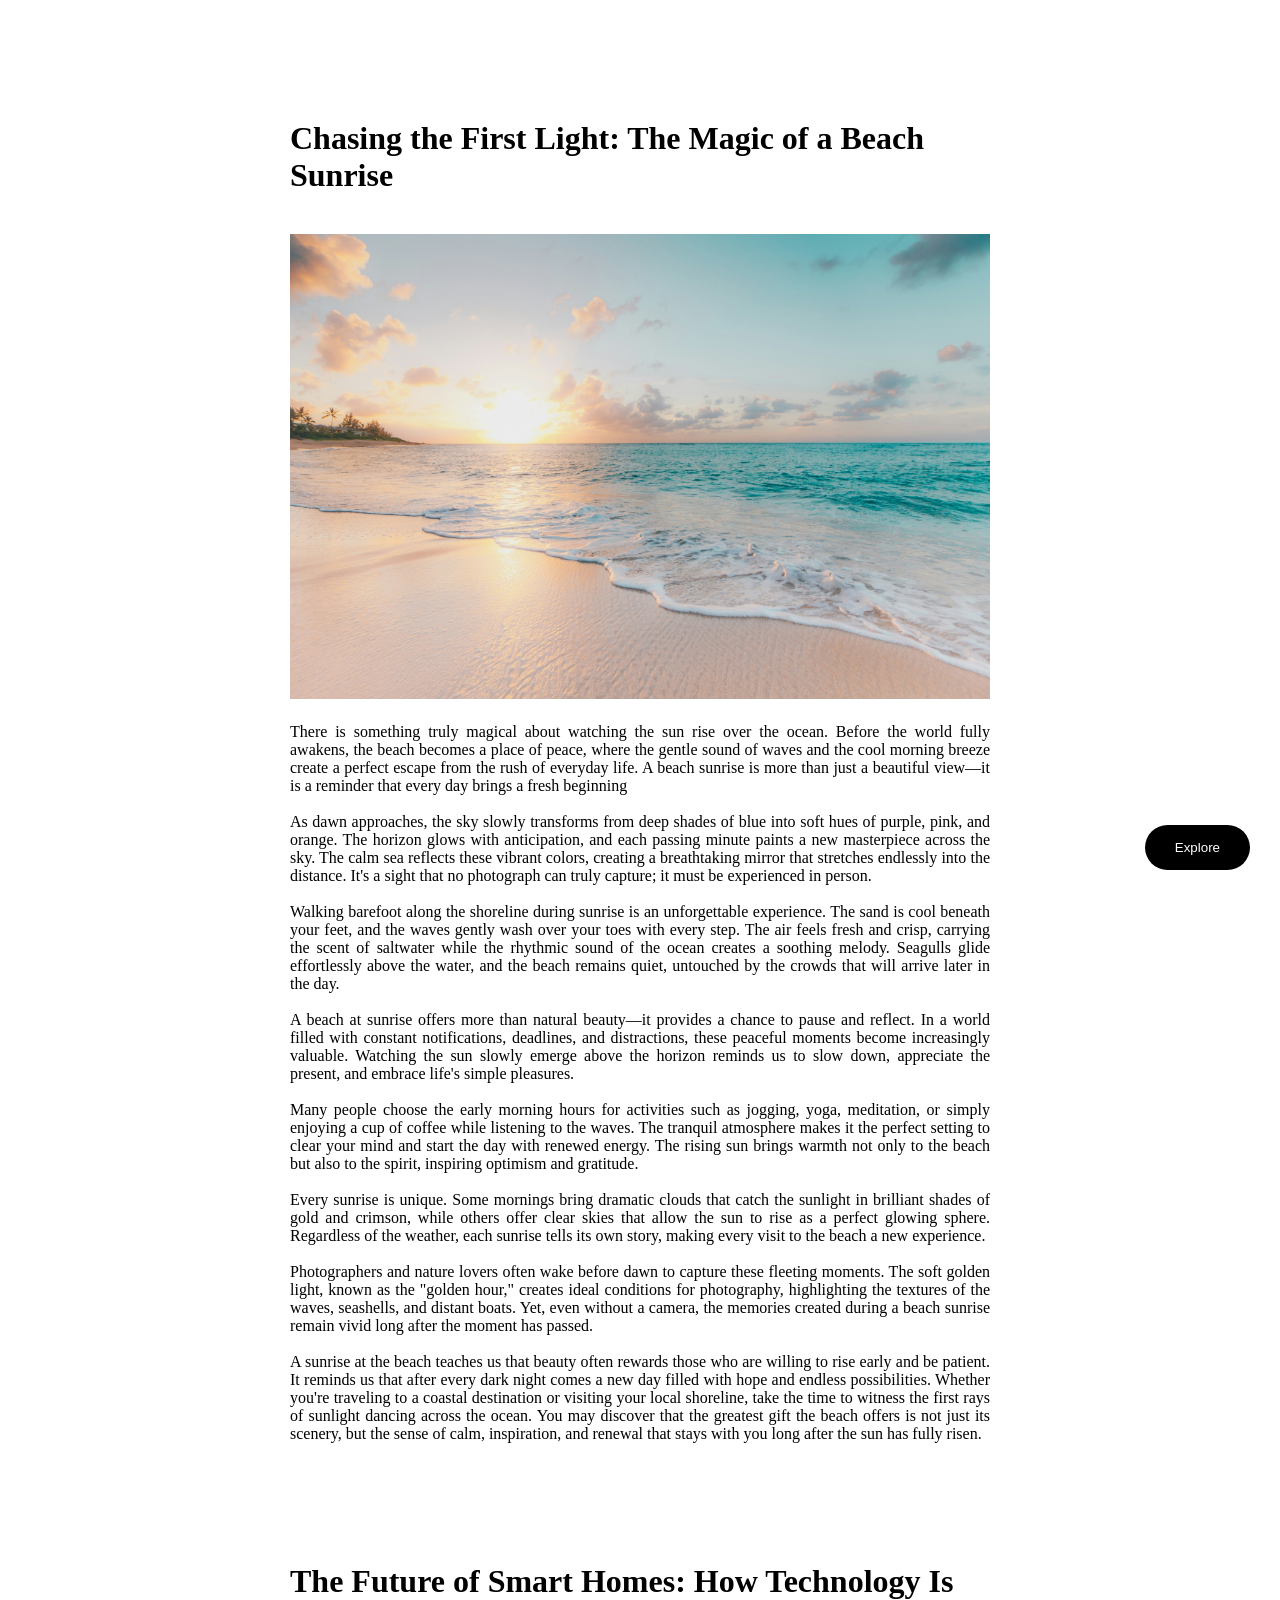
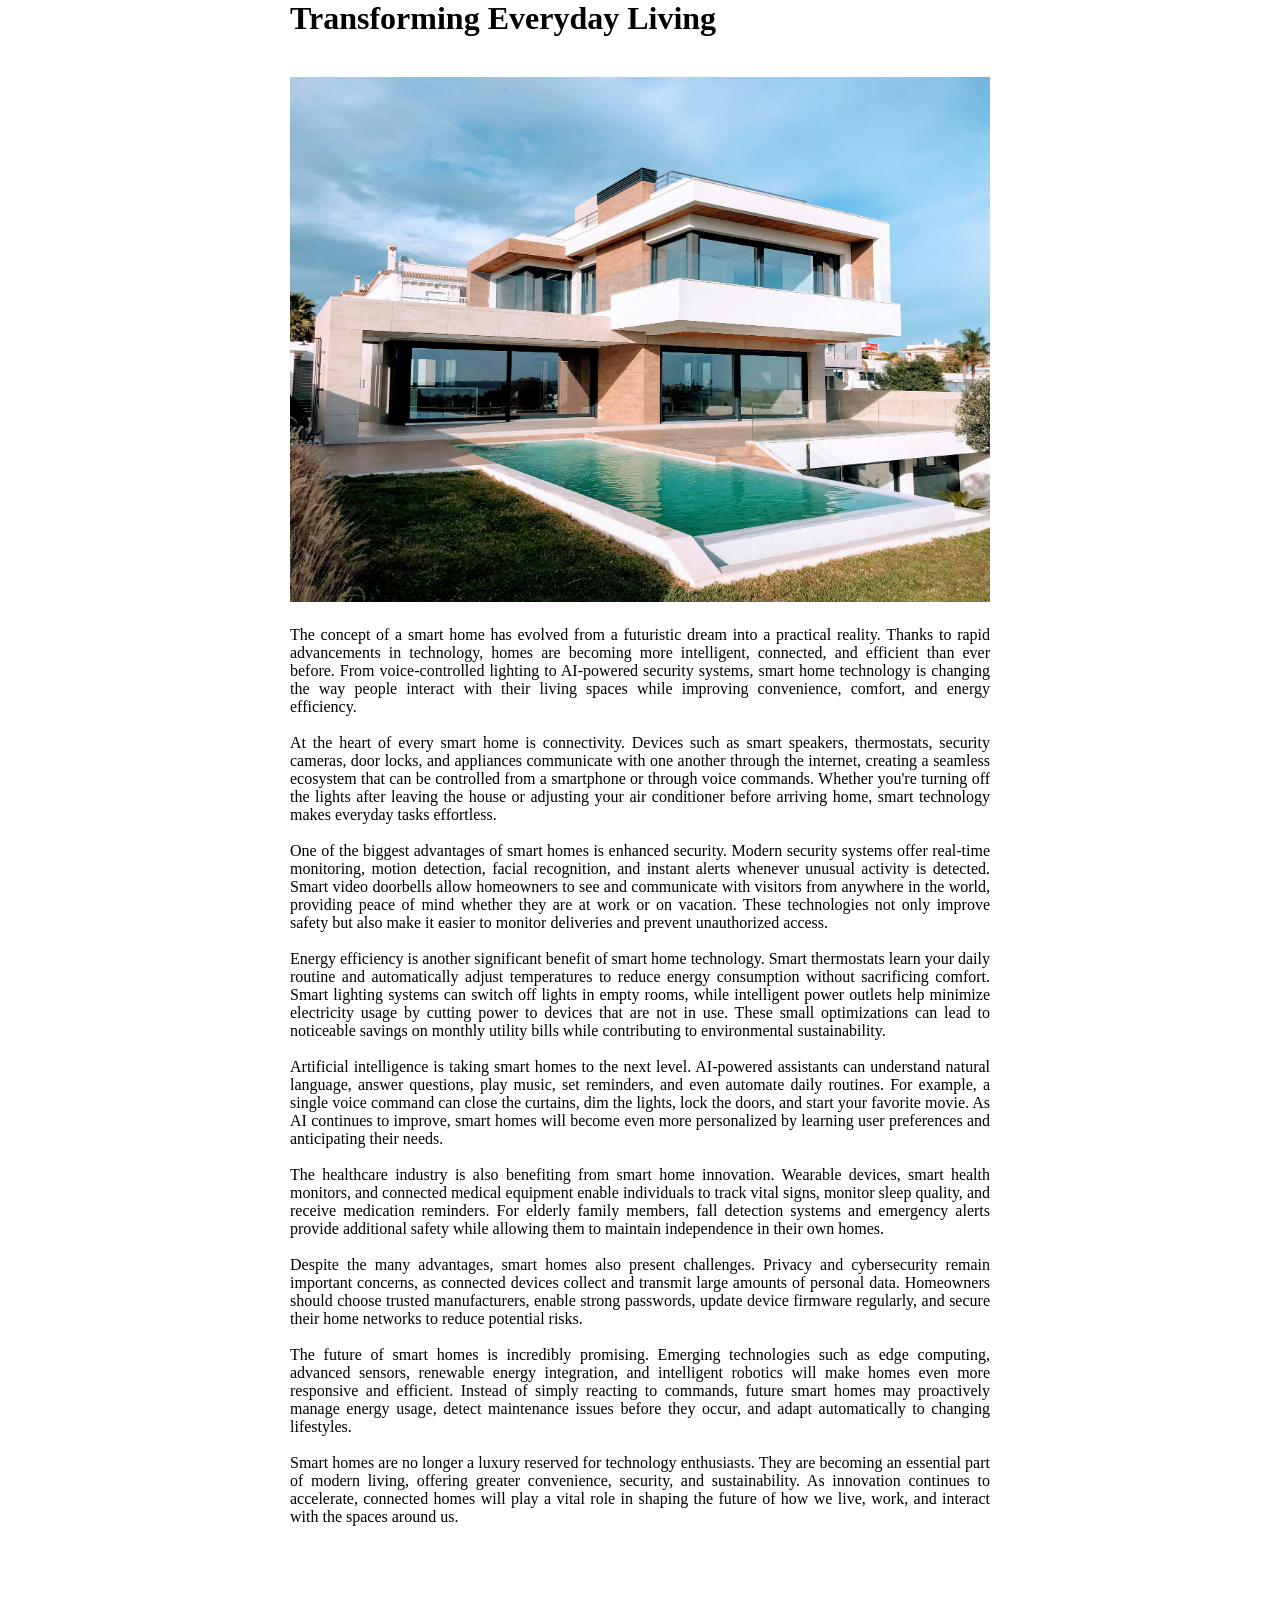
<file: 05_Positions/Sticky_and_Fixed/index.html>
<!DOCTYPE html>
<html lang="en">

<head>
    <meta charset="UTF-8">
    <meta name="viewport" content="width=device-width, initial-scale=1.0">
    <title>Fixed Position</title>
    <link rel="stylesheet" href="style.css">
</head>

<body>
    <button class="btn" type="button">Explore</button>
    <div class="container">
        <h1 class="title spacer">Chasing the First Light: The Magic of a Beach Sunrise</h1>
        <img class="blog-img spacer" src="sea.jpg" alt="sea">
        <p>There is something truly magical about watching the sun rise over the ocean. Before the world fully awakens,
            the beach becomes a place of peace, where the gentle sound of waves and the cool morning breeze create a
            perfect escape from the rush of everyday life. A beach sunrise is more than just a beautiful view—it is a
            reminder that every day brings a fresh beginning
            <br><br>
            As dawn approaches, the sky slowly transforms from deep shades of blue into soft hues of purple, pink, and
            orange. The horizon glows with anticipation, and each passing minute paints a new masterpiece across the
            sky. The calm sea reflects these vibrant colors, creating a breathtaking mirror that stretches endlessly
            into the distance. It's a sight that no photograph can truly capture; it must be experienced in person.
            <br><br>
            Walking barefoot along the shoreline during sunrise is an unforgettable experience. The sand is cool beneath
            your feet, and the waves gently wash over your toes with every step. The air feels fresh and crisp, carrying
            the scent of saltwater while the rhythmic sound of the ocean creates a soothing melody. Seagulls glide
            effortlessly above the water, and the beach remains quiet, untouched by the crowds that will arrive later in
            the day.
            <br><br>
            A beach at sunrise offers more than natural beauty—it provides a chance to pause and reflect. In a world
            filled with constant notifications, deadlines, and distractions, these peaceful moments become increasingly
            valuable. Watching the sun slowly emerge above the horizon reminds us to slow down, appreciate the present,
            and embrace life's simple pleasures.
            <br><br>
            Many people choose the early morning hours for activities such as jogging, yoga, meditation, or simply
            enjoying a cup of coffee while listening to the waves. The tranquil atmosphere makes it the perfect setting
            to clear your mind and start the day with renewed energy. The rising sun brings warmth not only to the beach
            but also to the spirit, inspiring optimism and gratitude.
            <br><br>
            Every sunrise is unique. Some mornings bring dramatic clouds that catch the sunlight in brilliant shades of
            gold and crimson, while others offer clear skies that allow the sun to rise as a perfect glowing sphere.
            Regardless of the weather, each sunrise tells its own story, making every visit to the beach a new
            experience.
            <br><br>
            Photographers and nature lovers often wake before dawn to capture these fleeting moments. The soft golden
            light, known as the "golden hour," creates ideal conditions for photography, highlighting the textures of
            the waves, seashells, and distant boats. Yet, even without a camera, the memories created during a beach
            sunrise remain vivid long after the moment has passed.
            <br><br>
            A sunrise at the beach teaches us that beauty often rewards those who are willing to rise early and be
            patient. It reminds us that after every dark night comes a new day filled with hope and endless
            possibilities. Whether you're traveling to a coastal destination or visiting your local shoreline, take the
            time to witness the first rays of sunlight dancing across the ocean. You may discover that the greatest gift
            the beach offers is not just its scenery, but the sense of calm, inspiration, and renewal that stays with
            you long after the sun has fully risen.
        </p>
    </div>
    <div class="container">
        <h1 class="title spacer">The Future of Smart Homes: How Technology Is Transforming Everyday Living</h1>
        <img class="blog-img spacer" src="home.jpg" alt="sea">
        <p>The concept of a smart home has evolved from a futuristic dream into a practical reality. Thanks to rapid
            advancements in technology, homes are becoming more intelligent, connected, and efficient than ever before.
            From voice-controlled lighting to AI-powered security systems, smart home technology is changing the way
            people interact with their living spaces while improving convenience, comfort, and energy efficiency.
            <br><br>
            At the heart of every smart home is connectivity. Devices such as smart speakers, thermostats, security
            cameras, door locks, and appliances communicate with one another through the internet, creating a seamless
            ecosystem that can be controlled from a smartphone or through voice commands. Whether you're turning off the
            lights after leaving the house or adjusting your air conditioner before arriving home, smart technology
            makes everyday tasks effortless.
            <br><br>
            One of the biggest advantages of smart homes is enhanced security. Modern security systems offer real-time
            monitoring, motion detection, facial recognition, and instant alerts whenever unusual activity is detected.
            Smart video doorbells allow homeowners to see and communicate with visitors from anywhere in the world,
            providing peace of mind whether they are at work or on vacation. These technologies not only improve safety
            but also make it easier to monitor deliveries and prevent unauthorized access.
            <br><br>
            Energy efficiency is another significant benefit of smart home technology. Smart thermostats learn your
            daily routine and automatically adjust temperatures to reduce energy consumption without sacrificing
            comfort. Smart lighting systems can switch off lights in empty rooms, while intelligent power outlets help
            minimize electricity usage by cutting power to devices that are not in use. These small optimizations can
            lead to noticeable savings on monthly utility bills while contributing to environmental sustainability.
            <br><br>
            Artificial intelligence is taking smart homes to the next level. AI-powered assistants can understand
            natural language, answer questions, play music, set reminders, and even automate daily routines. For
            example, a single voice command can close the curtains, dim the lights, lock the doors, and start your
            favorite movie. As AI continues to improve, smart homes will become even more personalized by learning user
            preferences and anticipating their needs.
            <br><br>
            The healthcare industry is also benefiting from smart home innovation. Wearable devices, smart health
            monitors, and connected medical equipment enable individuals to track vital signs, monitor sleep quality,
            and receive medication reminders. For elderly family members, fall detection systems and emergency alerts
            provide additional safety while allowing them to maintain independence in their own homes.
            <br><br>
            Despite the many advantages, smart homes also present challenges. Privacy and cybersecurity remain important
            concerns, as connected devices collect and transmit large amounts of personal data. Homeowners should choose
            trusted manufacturers, enable strong passwords, update device firmware regularly, and secure their home
            networks to reduce potential risks.
            <br><br>
            The future of smart homes is incredibly promising. Emerging technologies such as edge computing, advanced
            sensors, renewable energy integration, and intelligent robotics will make homes even more responsive and
            efficient. Instead of simply reacting to commands, future smart homes may proactively manage energy usage,
            detect maintenance issues before they occur, and adapt automatically to changing lifestyles.
            <br><br>
            Smart homes are no longer a luxury reserved for technology enthusiasts. They are becoming an essential part
            of modern living, offering greater convenience, security, and sustainability. As innovation continues to
            accelerate, connected homes will play a vital role in shaping the future of how we live, work, and interact
            with the spaces around us.
        </p>
    </div>

</body>

</html>
</file>
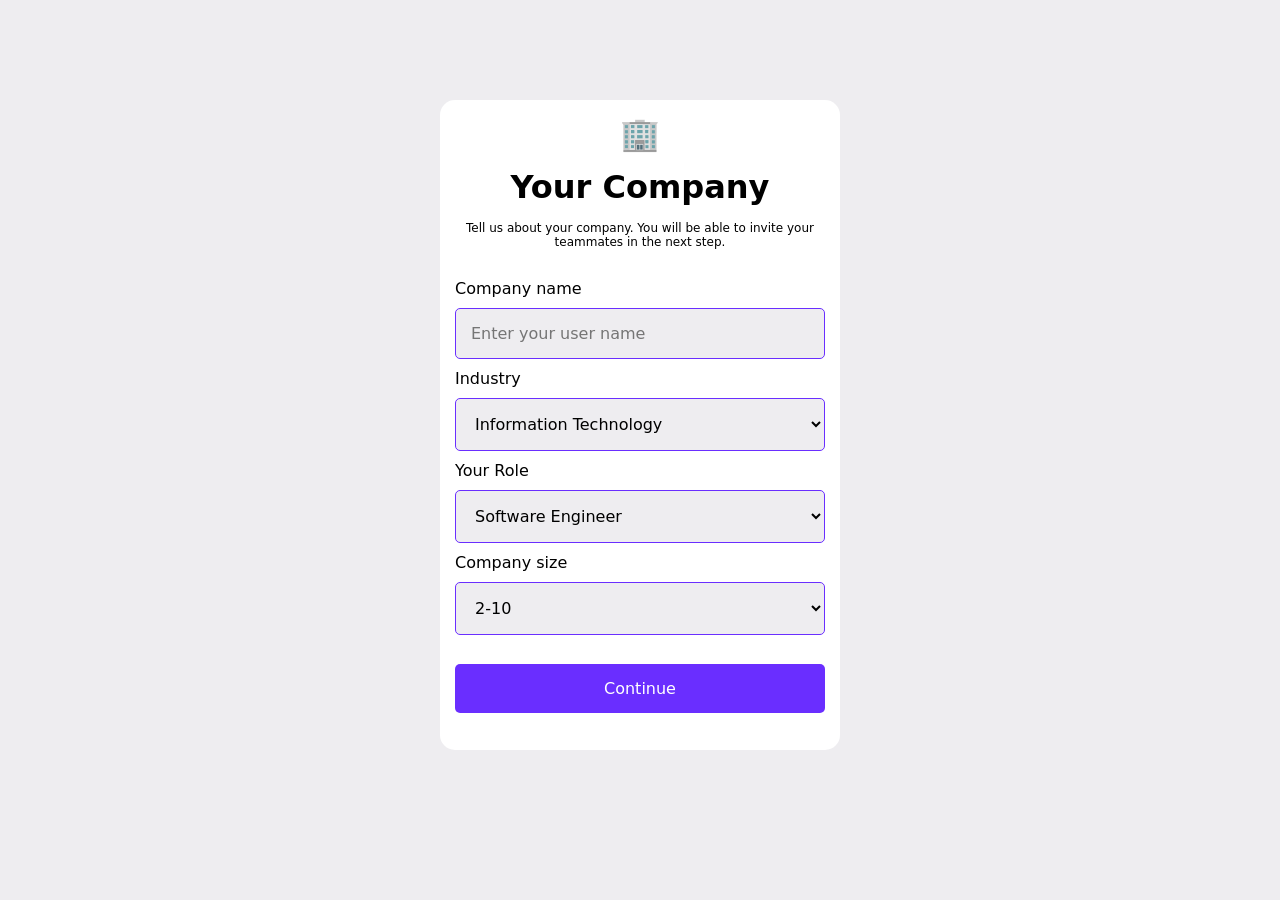
<file: 04_BoxModel/company_card.html>
<!DOCTYPE html>
<html lang="en">

<head>
    <meta charset="UTF-8">
    <meta name="viewport" content="width=device-width, initial-scale=1.0">
    <title>Company Card</title>
    <link rel="stylesheet" href="company_card.css">
</head>

<body class="page-background-color">
    <div class="company-card centre">
        <h1 style="margin-bottom: 15px;">🏢</h1>
        <h1 style="margin-bottom: 15px;">Your Company</h1>
        <p style="margin: 0px auto 30px; font-size: 12px; text-align: center;">Tell us about your company.
            You will be able to invite your teammates in the next step.</p>

        <form action="">
            <label for="" style="display: block; text-align: left;">Company name</label>
            <input class="inputField" type="text" placeholder="Enter your user name" required minlength="3"
                maxlength="50">
            <br>
            <label for="" style="display: block; text-align: left;"">Industry</label>
                <select name="industry" id="" class="inputField">
                    <option value="Information Technology" name="industry">Information Technology</option>
                    <option value="Manufacturing" name="industry">Manufacturing</option>
                    <option value="Retail" name="industry">Retail</option>
                </select>
                <label for="" style="display: block; text-align: left;">Your Role</label>
                <select name="yourRole" id="" class="inputField"">
                    <option value="Software Engineer" name="yourRole">Software Engineer</option>
                    <option value="Production Engineer" name="yourRole">Production Engineer</option>
                    <option value="Energy & Utilities" name="yourRole">Energy & Utilities</option>
                    </select>
                <label for="" style="display: block; text-align: left;">Company size</label>
                <select name="companySize" id="" class="inputField">
                    <option value="2-10" name="companySize">2-10</option>
                    <option value="10-50" name="companySize">10-50</option>
                    <option value="50-100" name="companySize">50-100</option>
                </select>
                <br><br>
            <button class="btn" type="submit">Continue</button>
        </form>
    </div>
</body>
</html>
</file>
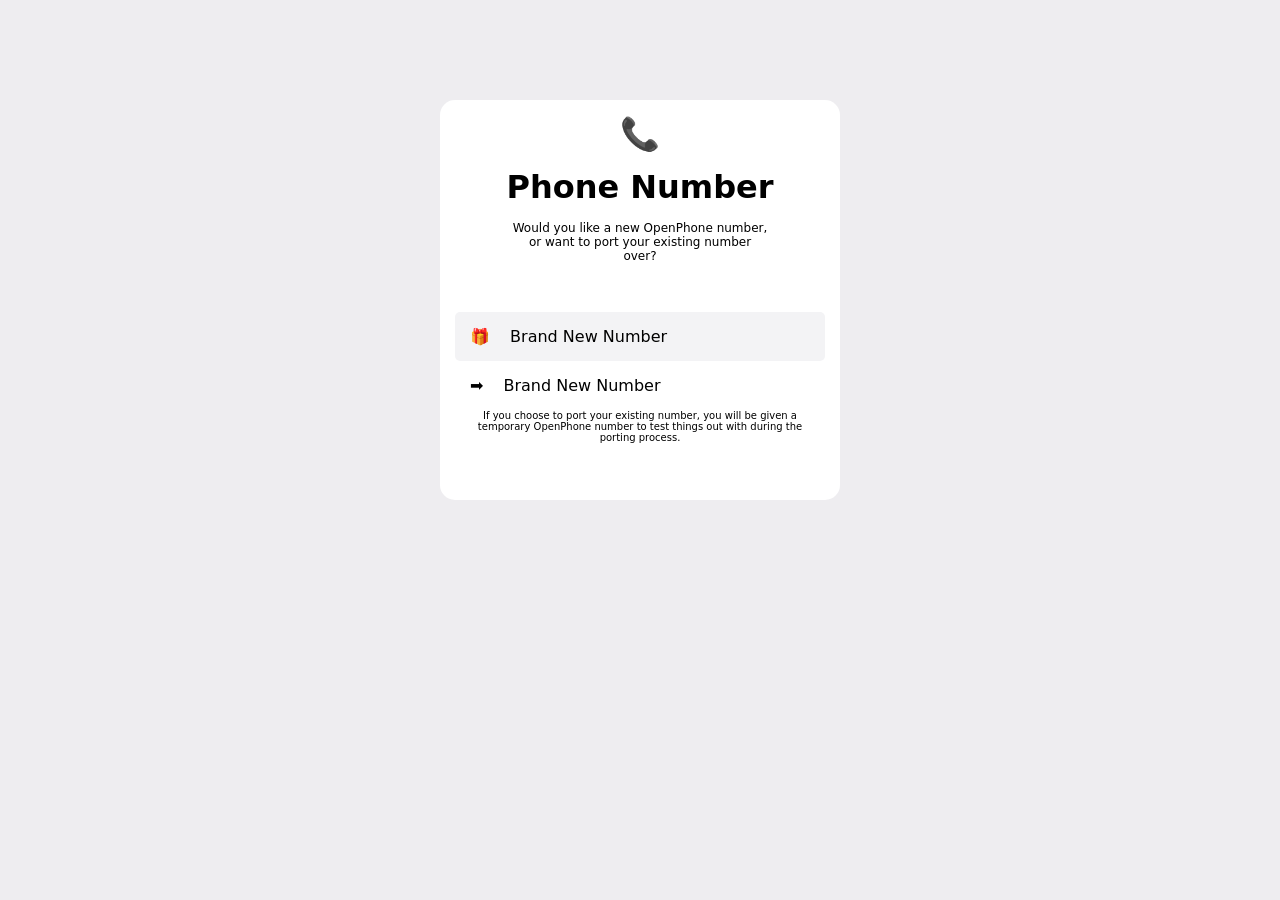
<file: 04_BoxModel/num_card.html>
<!DOCTYPE html>
<html lang="en">

<head>
    <meta charset="UTF-8">
    <meta name="viewport" content="width=device-width, initial-scale=1.0">
    <title>Phone Number Card</title>
    <link rel="stylesheet" href="num_card.css">
</head>

<body class="page-background-color">
    <div class="num-card centre">
        <h1 style="margin-bottom: 15px;">📞</h1>
        <h1 style="margin-bottom: 15px;">Phone Number</h1>
        <p style="margin: 0px auto 30px; width: 70%; font-size: 12px; text-align: center;">Would you like a new
            OpenPhone number, or want to port your existing number over?</p>
        <br>
        <div class="btn-row-bg">
            <p style="display: inline; margin-right: 15px;">🎁</p>
            <p style="display: inline;">Brand New Number</p>
        </div>
        <div class="btn-row">
            <p style="display: inline; margin-right: 15px;">➡️</p>
            <p style="display: inline;">Brand New Number</p>
        </div>
        <p style="font-size: 10px; padding: 0px 15px;">If you choose to port your existing number, you will be given a temporary OpenPhone number to test things out
            with during the porting process.</p>
    </div>
</body>

</html>
</file>
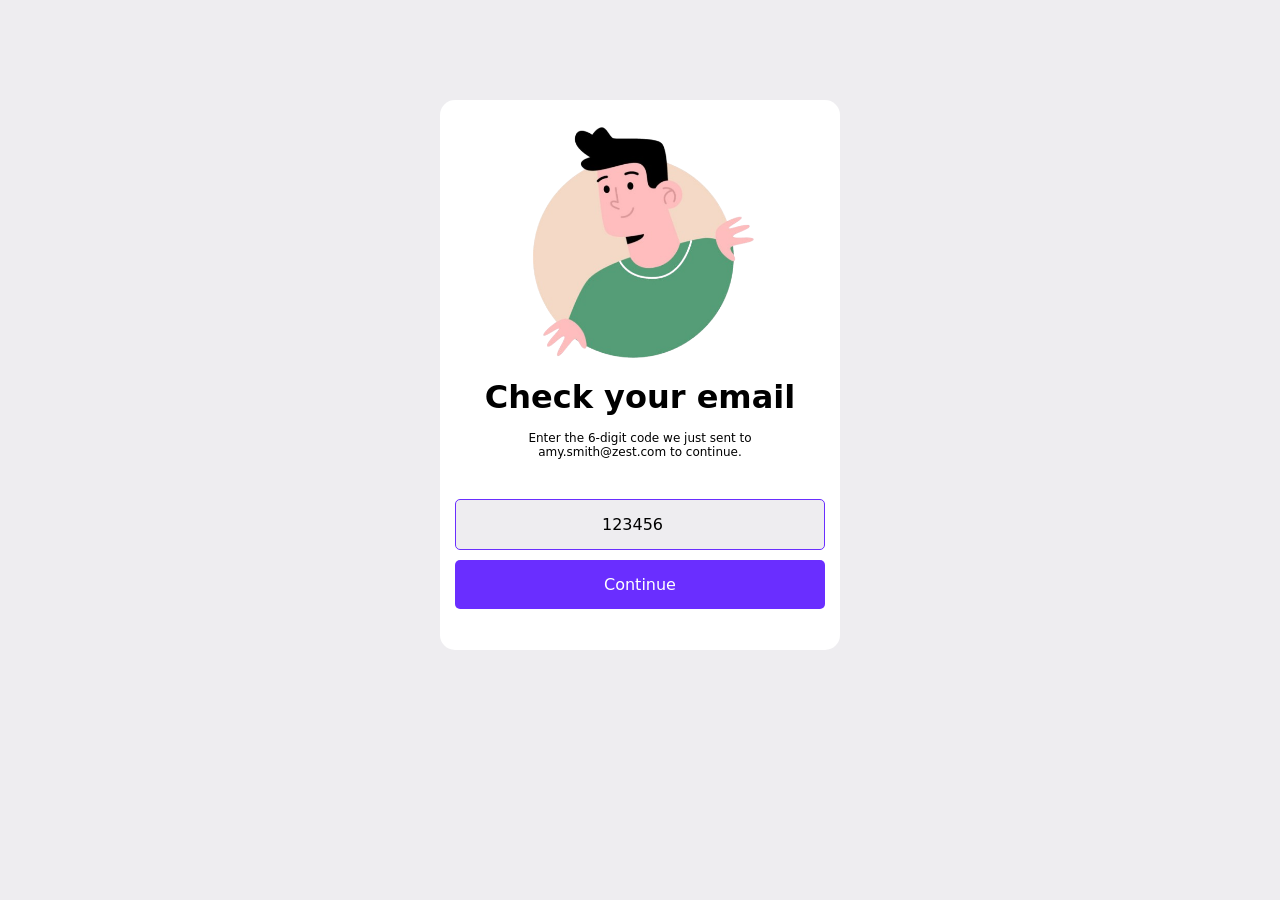
<file: 04_BoxModel/otp_card.html>
<!DOCTYPE html>
<html lang="en">
<head>
    <meta charset="UTF-8">
    <meta name="viewport" content="width=device-width, initial-scale=1.0">
    <title>OTP Card</title>
    <link rel="stylesheet" href="otpCard.css">
</head>
<body class="page-background-color">
    <div class="OTP-card centre">
        <img src="human.png" alt="Human" style="width: 70%; ">
        <h1 style="margin-bottom: 15px;">Check your email</h1>
        <p style="margin: 0px auto 30px; width: 70%; font-size: 12px; text-align: center;">Enter the 6-digit code we just sent to amy.smith@zest.com to continue.</p>
        <input class="inputField" type="number" placeholder="Enter OTP" value="123456" required minlength="6" maxlength="6">
        <br>
        <button class="btn" type="submit">Continue</button>
    </div>
    
</body>
</html>
</file>
<file: 04_BoxModel/index.css>
*,
*::before,
*::after {
    box-sizing: border-box;
}

* {
    margin: 0;
    padding: 0;
    font-family: system-ui, -apple-system, BlinkMacSystemFont, 'Segoe UI', Roboto, Oxygen, Ubuntu, Cantarell, 'Open Sans', 'Helvetica Neue', sans-serif;
}

.container{
    margin: 100px auto;
    width: 500px;
    background-color: #D1F4FE;
    color: #044767;
    border-radius: 30px;
    text-align: center;
    padding: 25px;
}

.ink{
    color: #044767;
    text-decoration: none;
}

.link-btn {
    background-color: #044767;
    padding: 15px 30px;
    width: 50%;
    border-radius: 15px;
     margin: 10px auto;
}
</file>
<file: 07_NetflixClone/index.css>
*,
*::before,
*::after {
    box-sizing: border-box;
}

* {
    margin: 0;
    padding: 0;
    font-family: system-ui, -apple-system, BlinkMacSystemFont, 'Segoe UI', Roboto, Oxygen, Ubuntu, Cantarell, 'Open Sans', 'Helvetica Neue', sans-serif;
}

.page-background-color {
    background-color: #000000;
}
.free-trail{
    background: #5D32BF;
    background: linear-gradient(90deg, rgba(93, 50, 191, 1) 0%, rgba(144, 34, 126, 1) 50%, rgba(223, 9, 26, 1) 100%);
    color: white;
    display: flex;
    justify-content: center;
    align-items: center;
    padding: 13px;
    position: sticky;
    top: 0;
    width: 100%;
    gap: 10px;
    font-weight: bold;
    font-size: 16px;
    z-index: 50;
}
.hero-section {
position: relative;
    position: relative;
    height: 100vh;
    background-size: cover;
    background-position: center;
    background-image: linear-gradient(360deg, rgba(0, 0, 0, 0.8500) 3.000%, rgba(0, 0, 0, 0.8465) 11.08%, rgba(0, 0, 0, 0.8361) 19.17%, rgba(0, 0, 0, 0.8187) 27.25%, rgba(0, 0, 0, 0.7944) 35.33%, rgba(0, 0, 0, 0.7632) 43.42%, rgba(0, 0, 0, 0.7250) 51.50%, rgba(0, 0, 0, 0.6868) 59.58%, rgba(0, 0, 0, 0.6556) 67.67%, rgba(0, 0, 0, 0.6313) 75.75%, rgba(0, 0, 0, 0.6139) 83.83%, rgba(0, 0, 0, 0.6035) 91.92%, rgba(0, 0, 0, 0.6000) 100.0%);
    
}
.navbar{
    display: flex;
    justify-content: space-between;
    align-items: center;
    padding: 25px 150px;
    
    position: relative;
    top: 10px;
    z-index: 1;

}
.logo{
    width: 150px;
}
.lang{
    border: 1px solid grey;
    padding: 5px 25px;
    background-color: #00000000;
    border-radius: 5px;
    color: white;
}
.sign-in-btn{
    background-color: red;
    padding: 7px 20px;
    border-radius: 5px;
    border: none;
    color: white;
}

.hero-bg {
    width: 100%;
    height: 100vh;
    object-fit: cover;
    display: block;

    position: absolute;
    top: 0;
    left: 0;
     z-index: -1;
     
}

.hero-contnet-section{
    position: absolute;
    top: 50%;
    left: 50%;
    transform: translate(-50%, -50%);
    width: 600px;
    color: white;
    text-align: center;
}

.trail-btn{
    display: flex;
    gap: 10px;
}
.email-input{
    width: 50%;
    padding: 12px ;
    border: 1px solid grey;
    background-color: #00000010;
    border-radius: 5px;
    color: white;
}
.btn{
    display: flex;
    justify-content: space-around;
    width: 50%;
    padding: 12px ;
    background-color: red;
    border: none;
    border-radius: 5px;
    color: white;
    font-size: 24px;
}

.trending-now-section{
    width: 1100px;
    margin:  50px auto;
}

.trending-list {
    display: flex;
    gap: 40px;
}

.movie-card {
    position: relative;
    width: 180px;
}

.poster {
    width: 100%;
    border-radius: 10px;
    position: relative;
    z-index: 0;
}

.num {
    position: absolute;
    bottom: 20px;
    left: -35px;
    font-size: 130px;
    font-weight: 900;
    color: white;                  
    z-index: 50;
}

.reasons-section{
    width: 1100px;
    margin: 80px auto;
}



.reasons-container{
    display: grid;
    grid-template-columns: repeat(4,1fr);
    gap: 20px;
}

.reason-card{
    position: relative;
    min-height: 320px;

    padding: 28px;

    border-radius: 18px;

    background: linear-gradient(
        180deg,
        #1b1b4b 0%,
        #231126 100%
    );

    overflow: hidden;
}

/* .reason-card h3{
    color: white;
    font-size: 2rem;
    font-weight: 700;
    margin-bottom: 20px;
}

.reason-card p{
    color: #c9c9d0;
    font-size: 1.2rem;
    line-height: 1.5;
} */

.icon{
    position: absolute;
    right: 25px;
    bottom: 20px;

    font-size: 55px;
}

.reason-card-text{
    color: white;
}
.reason-card-text-paragraph{
    color: #bbbbc4;
}

.faq-section{
    width: 1100px;
    margin:  50px auto;
    display: flex;
    flex-direction: column;
    gap: 7px;
}

.faq-list-style {
    display: flex;
    background-color: #2D2D2D;
    padding: 30px;
    justify-content: space-between;
}

.trail-signup-section{
    width: 1100px;
    margin: 80px auto;
}

.email-signup{
    display: flex;
    gap: 10px;
    width: 75%;
    margin: auto;
}

.btn-trail-signup{
    display: flex;
    justify-content: space-around;
    width: 30%;
    padding: 12px ;
    background-color: red;
    border: none;
    border-radius: 5px;
    color: white;
    font-size: 24px;
}

.email-input-trail-signup{
    width: 70%;
    padding: 12px ;
    border: 1px solid grey;
    background-color: #00000010;
    border-radius: 5px;
    color: white;
}

.footer-section{
    width: 1100px;
    margin: 80px auto;
}

.footer-question{
    color: #B3B3B3;
    font-size: 16px;
}

.footer-link{
    color: #B3B3B3;
}

.footer-links{
    display: flex;
    justify-content: space-between;
    margin-top: 40px;
    margin-bottom: 40px;
}

.footer-column{
    display: flex;
    flex-direction: column;
    gap: 18px;
}

.footer-lang{
    padding: 10px 25px;
}

.footer-country{
    color: white;
    margin-top: 35px;
    font-size: 14px;
}

.footer-bottom{
    color: grey;
    margin-top: 40px;
    font-size: 13px;
}
</file>
<file: 08_PseudoElementsAndClasses/index.css>
*,
*::before,
*::after{
    box-sizing:border-box;
}

*{
    margin:0;
    padding:0;
    font-family:system-ui,-apple-system,BlinkMacSystemFont,'Segoe UI',Roboto,Oxygen,Ubuntu,Cantarell,'Open Sans','Helvetica Neue',sans-serif;
}

body{
    background-image: url("https://images.unsplash.com/photo-1574267432553-4b4628081c31?q=80&w=3131&auto=format&fit=crop&ixlib=rb-4.1.0&ixid=M3wxMjA3fDB8MHxwaG90by1wYWdlfHx8fGVufDB8fHx8fA%3D%3D");
    background-size: cover;
    background-repeat: no-repeat;
}

.search-bar-section{

    margin: 50px auto;
    display: block;
    text-align: center;

}
.search-bar{
    border-radius: 25px;
    background-color: rgba(0, 0, 0, 0.292);
    border: 1.5px solid black;
    color: white;
    padding: 10px 80px 10px 10px;
    text-align: left;
    color: white;
}
.search-bar::placeholder {
    color: #e3e3e3;
}
input:focus{
    border: 1.5px solid white;
    outline: none;
}
.movie-card{
    width:400px;
    height:350px;
    margin:100px auto;
    background:#191919;
    color:white;
    border-radius:25px;
    overflow:hidden;
}

.movie-poster{
    width:100%;
    display:block;
    object-fit: cover;
}
.movie-poster:hover{
    filter: brightness(130%);
    /* filter: contrast(180%); */
    /* filter: grayscale(100%); */
    /* filter: invert(100%); */
    /* filter: invert(100%); */
    /* filter: sepia(100%); */
    /* filter: opacity(.5); */
    /* filter: hue-rotate(180deg); */
    /* filter: blur(3px); */
    /* transform: scale(1.05); */
    /* transform: rotate(2deg); */
    /* transform: skew(-3deg); */
}

.genre-row{
    display:flex;
    gap:5px;
    padding:10px;
    margin-bottom:5px;
    font-size:14px;
}

.genre-row p:first-child{
    color: #ff3b3b;
    font-weight: bold;
}

.genre-row p:last-child{
    color: #00d26a;
    font-weight: bold;
}

.genre-row p:nth-child(3){
    color: #4aa3ff;
    font-weight: bold;
}

.genre-row::before{
    content: "🎭";
    margin-right: 5px;
}

.badge::before{
    content: "★ ";
    color: gold;
}


.info-row{
    display:flex;
    align-items:center;
    gap:8px;
    padding:0 10px;
}

.info-row > p::after{
    content: " 📺";
}

.badge{
    border:1px solid grey;
    border-radius:5px;
    background:#2a2a2a;
    color:grey;
    font-size:10px;
    padding:2px 6px;
}

.action-row{
    display:flex;
    justify-content:space-between;
    align-items:center;
    padding: 0px 10px;

}

.action-row > svg{
    transition: 0.2s;
    cursor: pointer;
}

.action-row > svg:active{
    transform: scale(0.8);
}

.left-actions{
    display:flex;
    align-items:center;
    gap:10px;
}

.left-actions svg{
    transition: 0.2s;
    cursor: pointer;
}

.left-actions svg:active{
    transform: scale(0.8);
}
</file>
<file: 10_CSSAnimations/index.css>
*,
*::before,
*::after {
    box-sizing: border-box;
}

* {
    margin: 0;
    padding: 0;
    font-family: system-ui, -apple-system, BlinkMacSystemFont, 'Segoe UI', Roboto, Oxygen, Ubuntu, Cantarell, 'Open Sans', 'Helvetica Neue', sans-serif;
}

.container{
    width: 100vw;
    height: 60vh;
    margin-top: 100px;
    /* background-color: aqua; */
    display: flex;
    gap: 30px;
    align-items: center;

    justify-content: space-around;
}
.card{
    height: 80%;
    width: 20%;
    /* background-color: black; */
    border-radius: 30px;
    border: 1px solid rgb(196, 196, 196);
}
.bouncing-card{
display: flex;
    flex-direction: column;
    justify-content: space-between;
    align-items: center;
}
.loader-card{
    display: flex;
    flex-direction: column;
    align-items: center;
}
.animated-btn-card{
    display: flex;
    flex-direction: column;
    align-items: center;
}
.spacer{
    margin: 50px;
}
.cardtitle{
    text-align: center;
    padding: 10px 0;
}

.ball{
    width: 50px;
    height: 50px;
    border-radius: 50%;
    background-color: red;
    animation-name: bounce;
    animation-duration: 1s;
    animation-iteration-count: infinite;
    animation-direction: alternate;
    animation-timing-function: ease;
}

@keyframes bounce{
    from{}
    to{
        margin-bottom: 75%;
    }
}

.loader{
    width: 50px;
    height: 50px;
    border-radius: 50%;
    border: 4px solid rgb(172, 172, 172);
    animation-name: loader;
    animation-duration: 1s;
    animation-iteration-count: infinite;
    animation-timing-function: linear;
}
@keyframes loader{
    0%{ border-top: 4px solid black; transform: rotate(0deg);} 
    20%{ border-top: 4px solid black; transform: rotate(60deg);} 
    40%{ border-top: 4px solid black; transform: rotate(120deg);} 
    60%{ border-top: 4px solid black; transform: rotate(180deg);} 
    80%{ border-top: 4px solid black; transform: rotate(240deg);} 
    100%{ border-top: 4px solid black; transform: rotate(360deg);}   
}

.animated-button{
    padding: 10px 45px;
    border: 1px solid rgb(147, 146, 146);
    color: black;
    border-radius: 15px;
    background-color: white;
    position: relative;
    overflow: hidden;
    transition: .3s;
    z-index: 0;
}

.animated-button::after{
    position: absolute;
    width: 50%;
    height: 50px;
    content: "";
    background-color: black;
    top: 50%;
    left: 50%;
    border-radius: 50%;
    transform: translate(-50%, -50%) scale(0);
    transition: .3s;
    z-index: -1;
}
.animated-button:hover::after{
    transform: translate(-50%, -50%) scale(4);
}
.animated-button:hover{
    color: white;
}
</file>
<file: 05_Positions/Absolute_and_Relative/index.css>
*,
*::before,
*::after{
    box-sizing: border-box;
}

* {
    margin: 0;
    padding: 0;
    font-family: system-ui, -apple-system, BlinkMacSystemFont, 'Segoe UI', Roboto, Oxygen, Ubuntu, Cantarell, 'Open Sans', 'Helvetica Neue', sans-serif;
}

.product-card {
    height: 180px;
    width: 300px;
    background-color: lightgrey;
    margin: 100px auto;
    border-radius: 15px;
    position: relative;
}

.badge {
    background-color: red;
    color: white;
    position: absolute;
    top: 10px;
    right: 10px;
    padding: 4px 10px;
    border-radius: 6px;
    font-weight: 600;
}
</file>
<file: 05_Positions/Sticky_and_Fixed/style.css>
*,
*::before,
*::after{
    box-sizing: border-box;
}
*{
    margin: 0;
    padding: 0;
}

.container{
    width: 700px;
    margin: 100px auto;
}
.title {
    position: sticky;
    top: 0;
    background-color: white;
    padding: 20px 0px;
}
.blog-img{
    width: 100%;
}

.spacer{
    margin-bottom: 20px;
}
p{
    text-align: justify;
}
.btn {
    background-color: black;
    color: white;
    padding: 15px 30px;
    border: none;
    border-radius: 25px;
    position: fixed;
    bottom: 30px;
    right: 30px;
}
</file>
<file: 04_BoxModel/company_card.css>
*,
*::before,
*::after {
    box-sizing: border-box;
}

* {
    margin: 0;
    padding: 0;
    font-family: system-ui, -apple-system, BlinkMacSystemFont, 'Segoe UI', Roboto, Oxygen, Ubuntu, Cantarell, 'Open Sans', 'Helvetica Neue', sans-serif;
}
.page-background-color {
    background-color: #EEEDF0;
}

.company-card{
    margin: 100px auto;
    padding: 15px;
    width: 400px;
    height: 650px;
    background-color: white;
    border: none;
    border-radius: 15px;
}

.centre {
    text-align: center;
}

.inputField {
    margin: 10px 0px;
    width: 100%;
    padding: 15px 40px 15px 15px;
    background-color: #EEEDF0;
    border: 1px solid #6A2EFF;
    border-radius: 5px;
    font-size: 16px;
}

.btn{
    width: 100%;
    padding: 15px;
    background-color: #6A2EFF;
    text-align: center;
    border-radius: 5px;
    font-size: 16px;
    border: none;
    color: white;
}
</file>
<file: 04_BoxModel/num_card.css>
*,
*::before,
*::after {
    box-sizing: border-box;
}

* {
    margin: 0;
    padding: 0;
    font-family: system-ui, -apple-system, BlinkMacSystemFont, 'Segoe UI', Roboto, Oxygen, Ubuntu, Cantarell, 'Open Sans', 'Helvetica Neue', sans-serif;
}

.page-background-color {
    background-color: #EEEDF0;
}

.num-card{
    margin: 100px auto;
    padding: 15px;
    width: 400px;
    height: 400px;
    background-color: white;
    border: none;
    border-radius: 15px;
}

.centre {
    text-align: center;
}

.btn-row-bg{
    padding: 15px 15px;
    background-color: #F3F3F5;
    border-radius: 5px;
    text-align: start;
}
.btn-row{
    padding: 15px 15px;
    border-radius: 5px;
    text-align: start;
}
</file>
<file: 04_BoxModel/otpCard.css>
*,
*::before,
*::after {
    box-sizing: border-box;
}

* {
    margin: 0;
    padding: 0;
    font-family: system-ui, -apple-system, BlinkMacSystemFont, 'Segoe UI', Roboto, Oxygen, Ubuntu, Cantarell, 'Open Sans', 'Helvetica Neue', sans-serif;
}

.page-background-color {
    background-color: #EEEDF0;
}
.OTP-card{
    margin: 100px auto;
    padding: 15px;
    width: 400px;
    height: 550px;
    background-color: white;
    border: none;
    border-radius: 15px; 
}
.centre {
    text-align: center;
}
.inputField {
    margin: 10px 0px;
    width: 100%;
    padding: 15px;
    background-color: #EEEDF0;
    border: 1px solid #6A2EFF;
    text-align: center;
    border-radius: 5px;
    font-size: 16px;
}

.btn{
    width: 100%;
    padding: 15px;
    background-color: #6A2EFF;
    text-align: center;
    border-radius: 5px;
    font-size: 16px;
    border: none;
    color: white;
}
</file>
